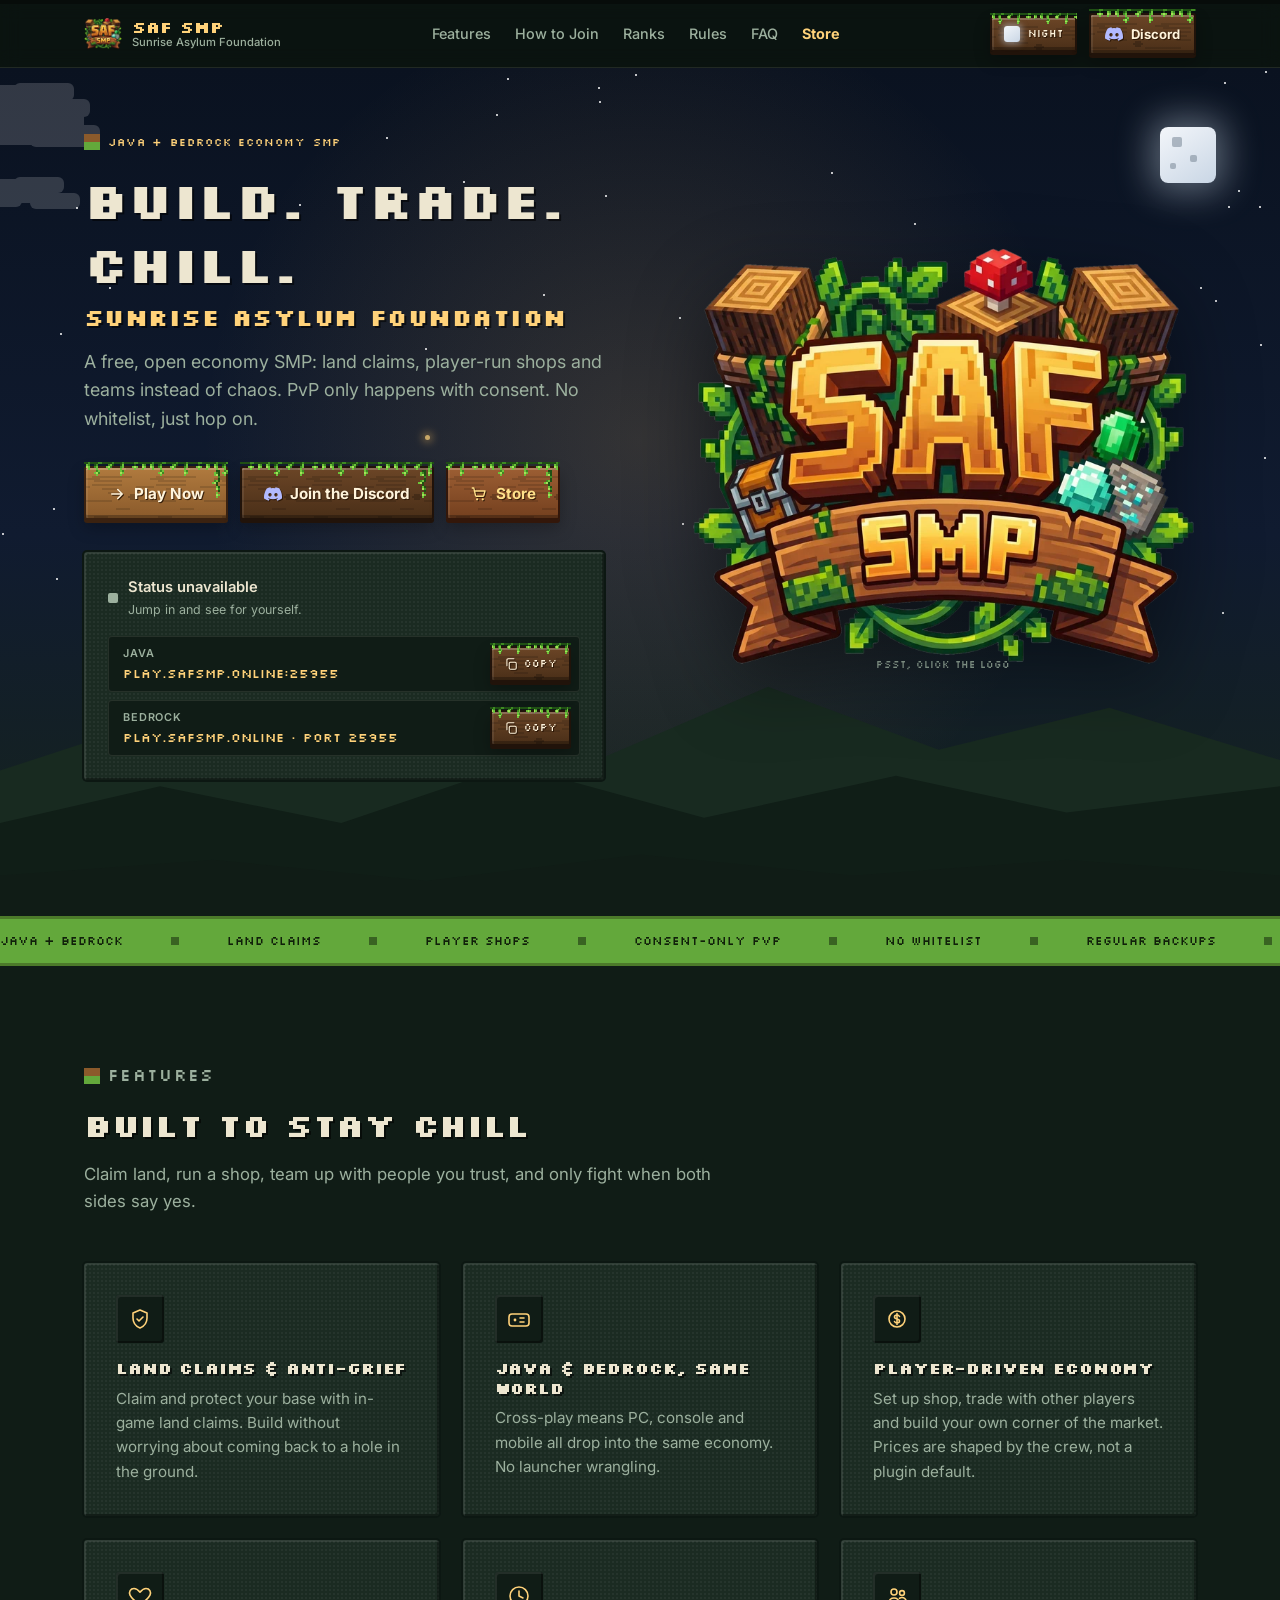
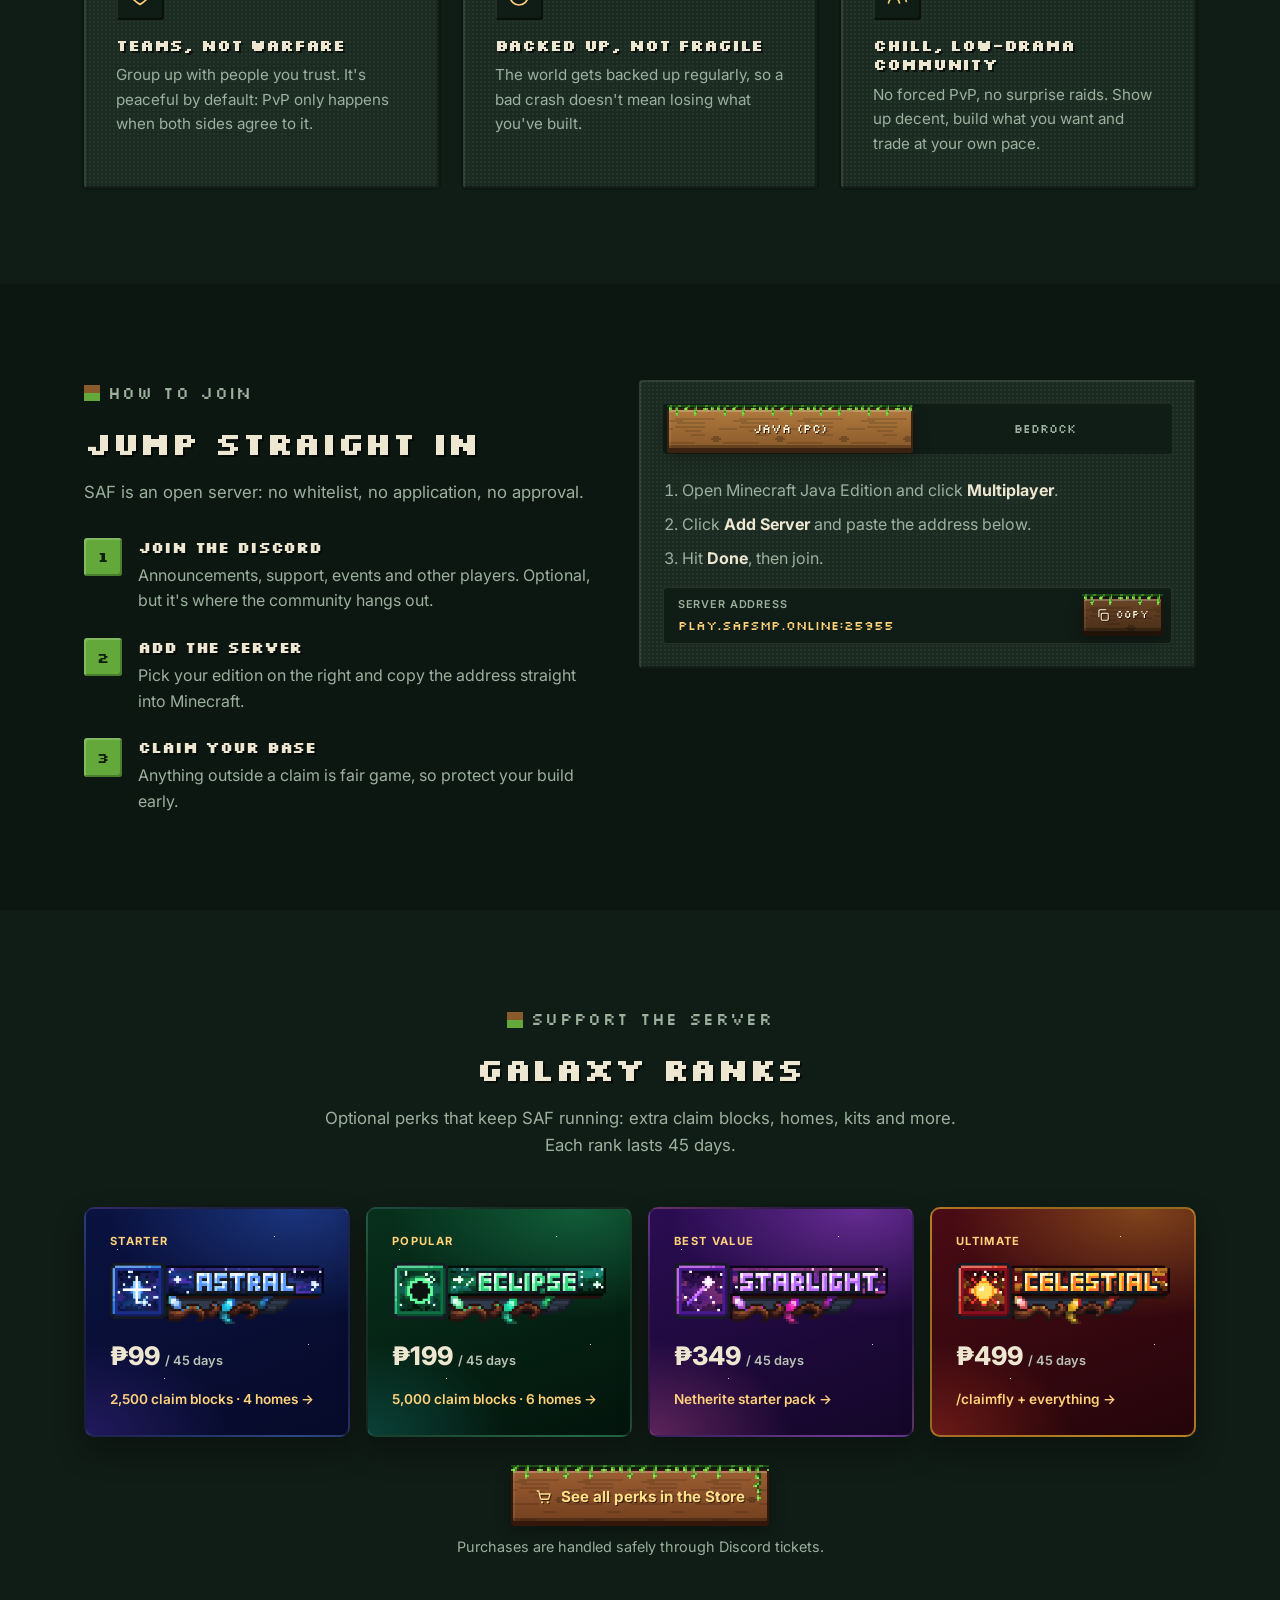
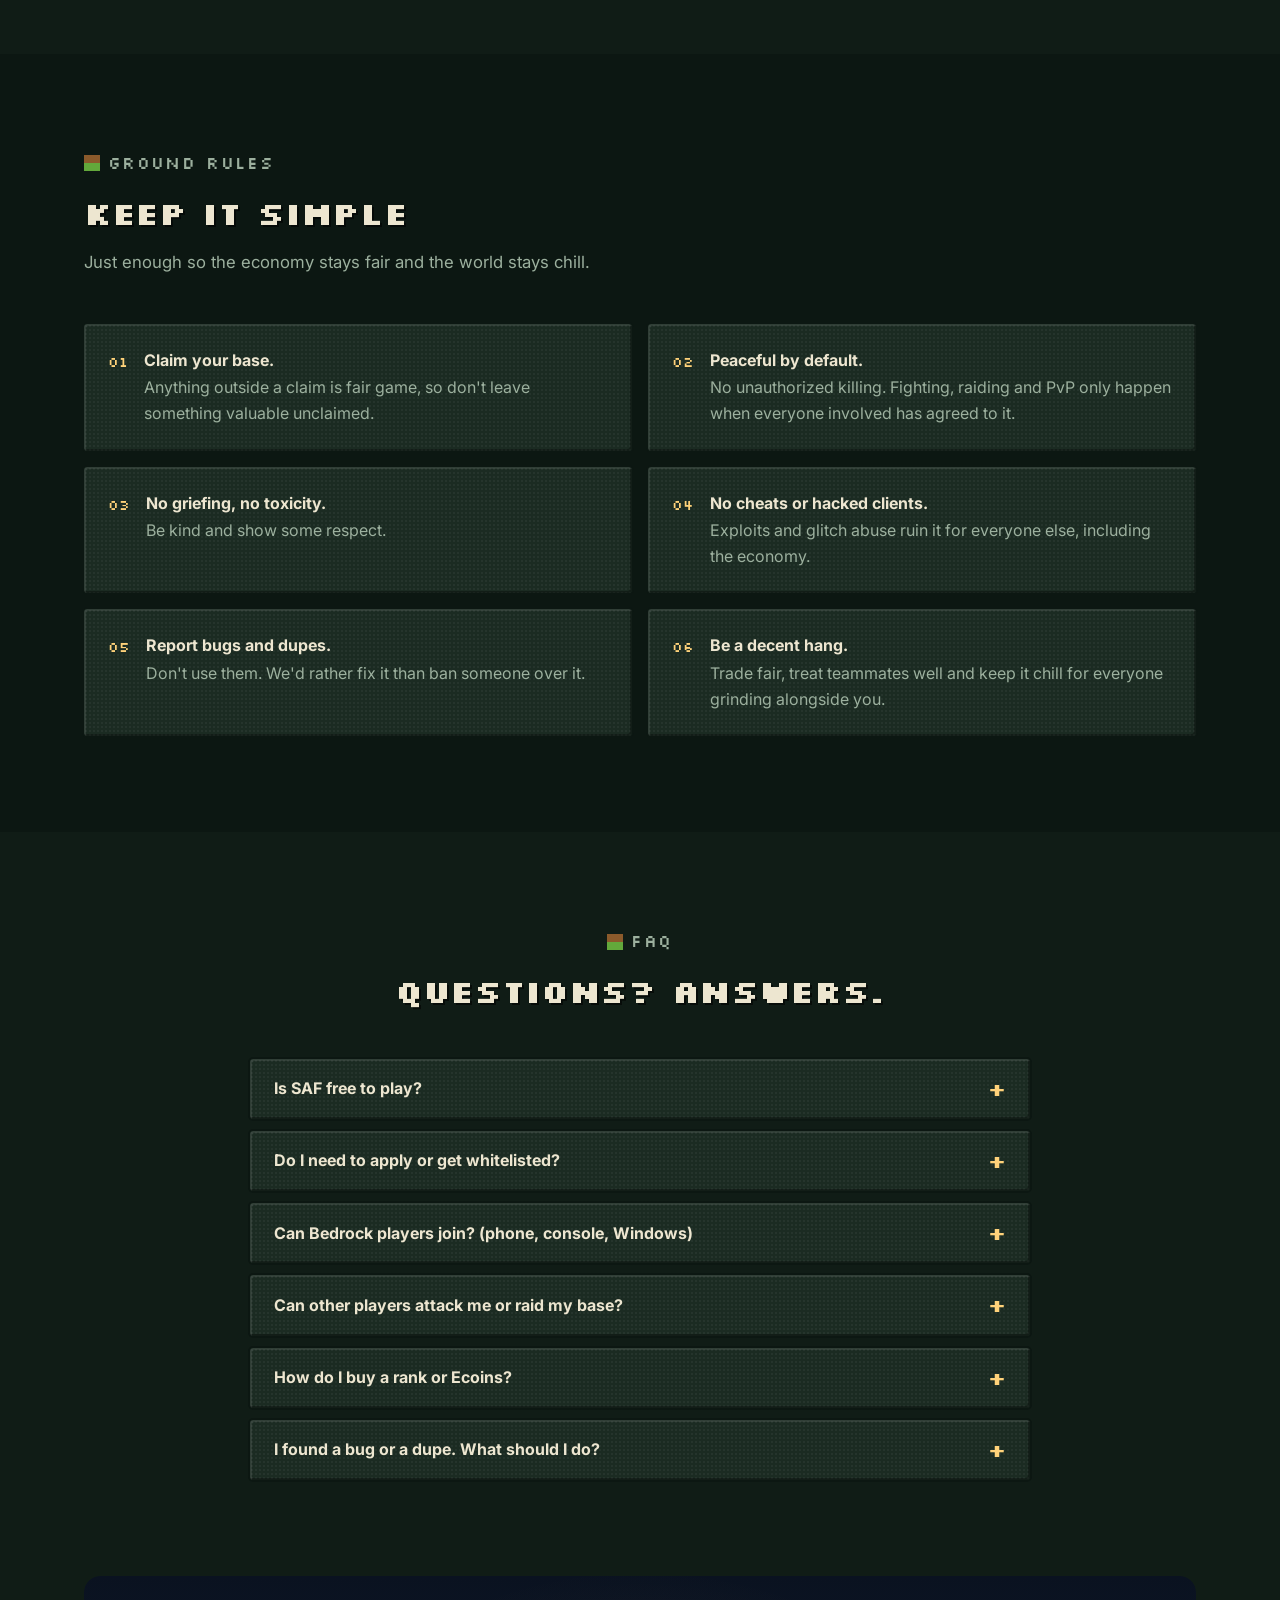
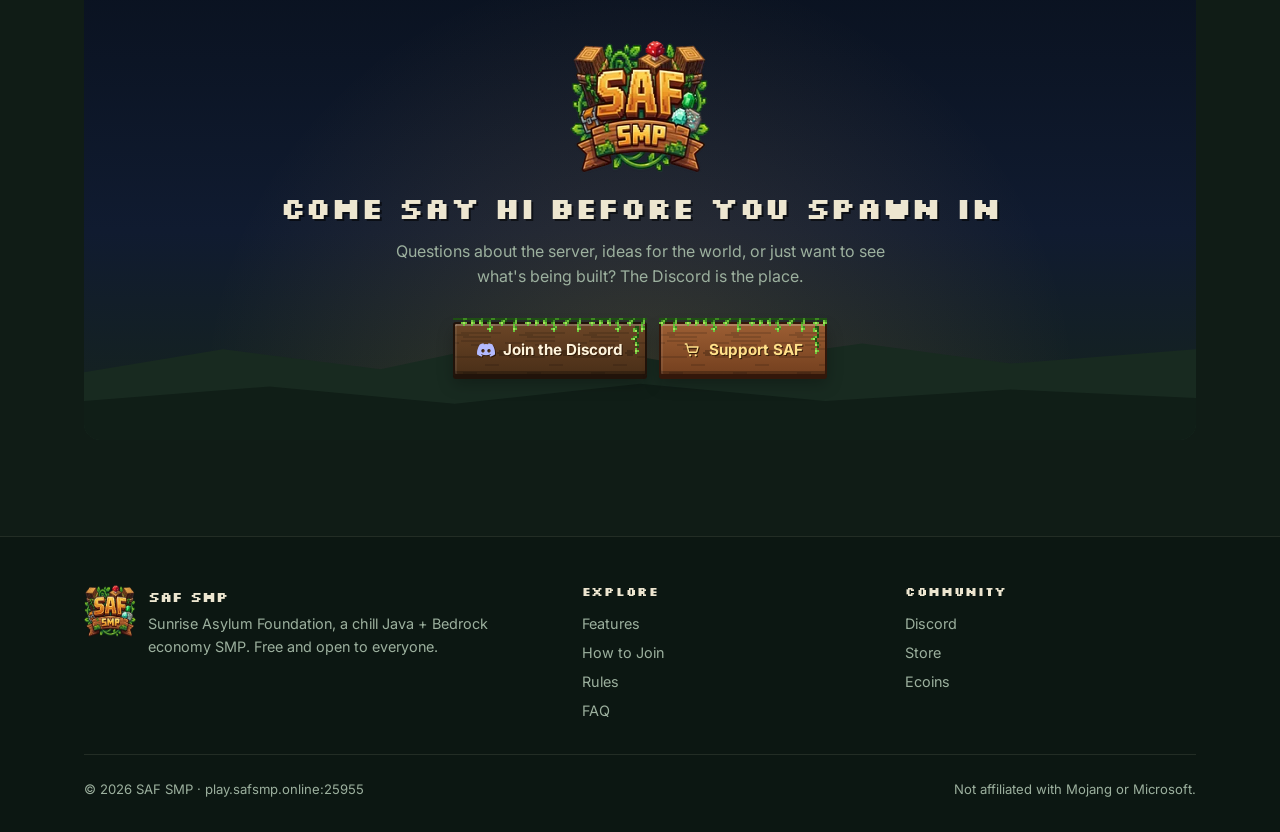
<file: index.html>
<!DOCTYPE html>
<html lang="en" data-theme="night" class="no-js">
<head>
<meta charset="UTF-8">
<script>try{if(sessionStorage.getItem("saf-doors"))document.documentElement.classList.add("is-arriving")}catch(e){}</script>
<meta name="viewport" content="width=device-width, initial-scale=1.0">
<title>SAF : SMP</title>
<meta name="description" content="SAF — Sunrise Asylum Foundation. A chill Java + Bedrock economy SMP with land claims, player shops and peaceful teams. Free and open to everyone.">
<meta property="og:title" content="SAF : SMP">
<meta property="og:description" content="A chill Java + Bedrock economy SMP. Land claims, peaceful teams, consent-based PvP. Open to everyone.">
<meta property="og:type" content="website">
<meta property="og:url" content="https://safsmp.online/">
<meta property="og:image" content="https://safsmp.online/assets/img/og.jpg">
<meta name="twitter:card" content="summary_large_image">
<meta name="theme-color" content="#0B1526" id="metaTheme">
<link rel="icon" type="image/png" href="/assets/img/favicon.png">
<link rel="apple-touch-icon" href="/assets/img/apple-touch-icon.png">
<link rel="preload" as="image" href="/assets/img/logo.webp" type="image/webp">
<link rel="preconnect" href="https://fonts.googleapis.com">
<link rel="preconnect" href="https://fonts.gstatic.com" crossorigin>
<link href="https://fonts.googleapis.com/css2?family=Silkscreen:wght@400;700&family=Inter:wght@400;500;600;700;800&display=swap" rel="stylesheet">
<link rel="stylesheet" href="/assets/site.css?v=20261010-1">
<style>
  /* ---------- Hero ---------- */
  .hero{ position:relative; overflow:hidden; padding:var(--space-8) 0 calc(var(--space-9) + 40px); min-height:calc(100vh - var(--header-h)); display:flex; align-items:center; }
  .hero__inner{ position:relative; z-index:2; display:grid; grid-template-columns:1.05fr .95fr; gap:var(--space-7); align-items:center; width:100%; }
  .hero__content h1{ font-size:clamp(1.9rem, 5vw, 3.2rem); margin-bottom:var(--space-4); }
  .hero__content h1 span{ display:block; font-size:.45em; color:var(--gold-bright); margin-top:var(--space-2); letter-spacing:.02em; }
  .hero__lede{ font-size:1.12rem; color:var(--color-text-muted); margin-bottom:var(--space-6); max-width:52ch; }
  .hero__ctas{ display:flex; flex-wrap:wrap; gap:var(--space-3); margin-bottom:var(--space-6); }
  .hero__art{ position:relative; display:flex; justify-content:center; }
  .hero__logo{ width:100%; max-width:520px; cursor:pointer; filter:drop-shadow(0 22px 40px rgba(0,0,0,.45)); -webkit-tap-highlight-color:transparent; }
  .hero__logo img{ width:100%; height:auto; user-select:none; -webkit-user-drag:none; }
  .hero__hint{ position:absolute; bottom:-6px; left:50%; transform:translateX(-50%); font-family:var(--font-pixel); font-size:.6rem; color:var(--color-text-muted); opacity:.75; white-space:nowrap; }

  .server-card{ padding:var(--space-5); max-width:520px; }
  .server-card__top{ display:flex; align-items:center; justify-content:space-between; gap:var(--space-3); margin-bottom:var(--space-4); flex-wrap:wrap; }
  .status{ display:flex; align-items:center; gap:10px; font-weight:600; font-size:.92rem; }
  .status small{ display:block; font-weight:400; font-size:.78rem; color:var(--color-text-muted); }
  .status .dot{ width:10px; height:10px; border-radius:2px; background:var(--color-text-muted); flex:0 0 auto; }
  .status.is-online .dot{ background:#7EFC20; box-shadow:0 0 0 0 rgba(126,252,32,.6); animation:ping 1.8s infinite; }
  .status.is-offline .dot{ background:var(--redstone); }
  @keyframes ping{ 0%{ box-shadow:0 0 0 0 rgba(126,252,32,.55); } 100%{ box-shadow:0 0 0 10px rgba(126,252,32,0); } }
  .players-pill{ font-family:var(--font-pixel); font-size:.7rem; padding:6px 10px; border-radius:var(--radius-sm); background:var(--color-bg); color:var(--gold-bright); }
  .server-card__addresses{ display:grid; gap:var(--space-2); }

  @media (max-width:900px){
    .hero{ min-height:0; padding-top:var(--space-6); }
    .hero__inner{ grid-template-columns:1fr; gap:var(--space-5); }
    .hero__art{ order:-1; }
    .hero__logo{ max-width:320px; }
    .hero__hint{ display:none; }
  }

  /* ---------- Marquee ---------- */
  .marquee{ background:var(--grass); color:#10200A; overflow:hidden; border-block:3px solid var(--grass-dark); position:relative; z-index:3; }
  .marquee__track{ display:flex; gap:var(--space-7); width:max-content; padding:12px 0; animation:marquee 32s linear infinite; }
  .marquee:hover .marquee__track{ animation-play-state:paused; }
  .marquee span{ font-family:var(--font-pixel); font-size:.78rem; white-space:nowrap; display:flex; align-items:center; gap:var(--space-7); }
  .marquee span::after{ content:""; width:8px; height:8px; background:#10200A; opacity:.5; }
  @keyframes marquee{ to{ transform:translateX(-50%); } }

  /* ---------- Features ---------- */
  .features-grid{ display:grid; grid-template-columns:repeat(3,1fr); gap:var(--space-5); }
  @media (max-width:900px){ .features-grid{ grid-template-columns:repeat(2,1fr); } }
  @media (max-width:600px){ .features-grid{ grid-template-columns:1fr; } }
  .feature-card{ padding:var(--space-6); }
  .feature-card__icon{
    width:48px; height:48px; border-radius:3px; background:var(--color-bg);
    display:flex; align-items:center; justify-content:center; margin-bottom:var(--space-4);
    color:var(--gold-bright); transition:transform .3s cubic-bezier(.3,1.6,.5,1), color .2s;
    box-shadow:inset 2px 2px 0 rgba(255,255,255,0.08), inset -2px -2px 0 rgba(0,0,0,0.4);
  }
  .feature-card:hover .feature-card__icon{ transform:rotate(-8deg) scale(1.12); color:#7EFC20; }
  .feature-card__icon svg{ width:24px; height:24px; }
  .feature-card h3{ font-size:.98rem; margin-bottom:var(--space-2); }
  .feature-card p{ color:var(--color-text-muted); font-size:.95rem; }

  /* ---------- Join ---------- */
  .join{ display:grid; grid-template-columns:1fr 1.1fr; gap:var(--space-7); align-items:start; }
  @media (max-width:900px){ .join{ grid-template-columns:1fr; } }
  .steps{ list-style:none; display:grid; gap:var(--space-5); counter-reset:step; }
  .step{ counter-increment:step; display:flex; gap:var(--space-4); align-items:flex-start; }
  .step__num{
    flex:0 0 auto; width:2.4rem; height:2.4rem; border-radius:3px;
    background:var(--grass); color:#10200A; font-family:var(--font-pixel); font-weight:700; font-size:.9rem;
    display:flex; align-items:center; justify-content:center;
    box-shadow:inset 2px 2px 0 rgba(255,255,255,0.2), inset -2px -2px 0 rgba(0,0,0,0.25);
  }
  .step__num::before{ content:counter(step); }
  .step h3{ font-size:.95rem; margin-bottom:6px; }
  .step p{ color:var(--color-text-muted); }

  .connect{ padding:var(--space-5); }
  .tabs{ display:flex; gap:var(--space-2); margin-bottom:var(--space-5); background:var(--color-bg); padding:4px; border-radius:var(--radius-sm); }
  .tab{ flex:1; padding:10px 12px; border-radius:3px; font-family:var(--font-pixel); font-size:.72rem; color:var(--color-text-muted); transition:background .2s var(--ease), color .2s var(--ease); }
  .tab:hover{ color:var(--color-text); }
  .tab{ border:2px solid transparent; }
  .tabpanel ol{ padding-left:1.2em; display:grid; gap:var(--space-2); color:var(--color-text-muted); margin-bottom:var(--space-4); }
  .tabpanel ol strong{ color:var(--color-text); }
  .tabpanel .address + .address{ margin-top:var(--space-2); }
  .tabpanel:not([hidden]){ animation:panel-in .3s var(--ease); }
  @keyframes panel-in{ from{ opacity:0; transform:translateY(6px); } to{ opacity:1; transform:none; } }

  /* ---------- Ranks preview ---------- */
  .ranks{ display:grid; grid-template-columns:repeat(4,1fr); gap:var(--space-4); margin-bottom:var(--space-6); }
  @media (max-width:960px){ .ranks{ grid-template-columns:repeat(2,1fr); } }
  @media (max-width:600px){ .ranks{ grid-template-columns:1fr; } }
  .rank{
    position:relative; display:flex; flex-direction:column; gap:var(--space-3); padding:var(--space-5);
    border-radius:var(--radius-md); text-decoration:none; color:#EDE6D0; overflow:hidden;
    border:2px solid rgba(255,255,255,.08); box-shadow:0 14px 30px rgba(0,0,0,.3);
    transition:transform .2s var(--ease), border-color .2s var(--ease);
  }
  .rank:hover{ border-color:rgba(255,210,122,.6); }
  .rank::before{ content:""; position:absolute; inset:0; pointer-events:none; opacity:.8;
    background-image:radial-gradient(1.5px 1.5px at 12% 18%,#fff 50%,transparent 51%),radial-gradient(1px 1px at 72% 12%,#fff 50%,transparent 51%),radial-gradient(1.5px 1.5px at 85% 60%,#fff 50%,transparent 51%),radial-gradient(1px 1px at 30% 75%,#fff 50%,transparent 51%); }
  .rank > *{ position:relative; }
  .rank__tag{ font-size:.7rem; font-weight:700; letter-spacing:.12em; text-transform:uppercase; color:#FFD27A; }
  /* Badge files are pre-enlarged 8x so they stay sharp at any size / screen scaling */
  .rank img{ width:100%; max-width:216px; height:auto; }
  @media (max-width:600px){ .rank img{ max-width:260px; } }
  .rank__price{ font-size:1.6rem; font-weight:800; }
  .rank__price small{ font-size:.8rem; color:#B9C4B5; font-weight:600; }
  .rank__more{ font-size:.85rem; color:#FFD27A; font-weight:600; margin-top:auto; }
  .astral{ background:radial-gradient(120% 80% at 80% 0%,#3f7dff55,transparent 60%),radial-gradient(90% 70% at 0% 100%,#6a3bd644,transparent 60%),linear-gradient(160deg,#0a1240,#070b2a); }
  .eclipse{ background:radial-gradient(120% 80% at 80% 0%,#28c27a55,transparent 60%),radial-gradient(90% 70% at 0% 100%,#1ea3a044,transparent 60%),linear-gradient(160deg,#07301c,#03140c); }
  .starlight{ background:radial-gradient(120% 80% at 80% 0%,#c45cff66,transparent 60%),radial-gradient(90% 70% at 0% 100%,#e05aa855,transparent 60%),linear-gradient(160deg,#2a0d52,#140628); }
  .celestial-rank{ background:radial-gradient(120% 80% at 80% 0%,#ffb72e55,transparent 60%),radial-gradient(90% 70% at 0% 100%,#e0402a55,transparent 60%),linear-gradient(160deg,#4a0b14,#24050a); border-color:#f2c23088; }
  .ranks-cta{ text-align:center; }
  .ranks-cta p{ color:var(--color-text-muted); font-size:.9rem; margin-top:var(--space-3); }

  /* ---------- Rules ---------- */
  .rules-list{ list-style:none; display:grid; grid-template-columns:repeat(2,1fr); gap:var(--space-4); }
  @media (max-width:760px){ .rules-list{ grid-template-columns:1fr; } }
  .rule{ display:flex; gap:var(--space-4); align-items:flex-start; padding:var(--space-5); }
  .rule__mark{ color:var(--gold-bright); font-family:var(--font-pixel); flex:0 0 auto; font-size:.9rem; padding-top:2px; }
  .rule p{ color:var(--color-text-muted); }
  .rule strong{ color:var(--color-text); display:block; margin-bottom:2px; }

  /* ---------- FAQ ---------- */
  .faq{ max-width:780px; margin:0 auto; display:grid; gap:var(--space-3); }
  .faq details{ padding:0; overflow:hidden; }
  .faq summary{ list-style:none; cursor:pointer; padding:var(--space-4) var(--space-5); font-weight:700; display:flex; justify-content:space-between; align-items:center; gap:var(--space-4); }
  .faq summary::-webkit-details-marker{ display:none; }
  .faq summary::after{ content:"+"; font-family:var(--font-pixel); color:var(--gold-bright); font-size:1.1rem; transition:transform .25s var(--ease); flex:0 0 auto; }
  .faq details[open] summary::after{ transform:rotate(45deg); }
  .faq summary:hover{ color:var(--gold-bright); }
  .faq details p{ padding:0 var(--space-5) var(--space-5); color:var(--color-text-muted); }
  .faq details[open] p{ animation:panel-in .3s var(--ease); }

  /* ---------- Bottom CTA ---------- */
  .cta-band .sky{ border-radius:inherit; }
  .cta-band > *:not(.sky){ position:relative; z-index:2; }
  .cta-band img{ width:140px; margin:0 auto var(--space-4); }
</style>
</head>
<body>
<a class="skip-link" href="#main">Skip to content</a>
<div class="xp-bar" aria-hidden="true"><div class="xp-bar__fill"></div></div>

<svg style="position:absolute;width:0;height:0" aria-hidden="true">
  <symbol id="icon-cart" viewBox="0 0 24 24"><path d="M3 4h2l2.4 10.2a1 1 0 0 0 1 .8h8.9a1 1 0 0 0 1-.8L20 8H6.2" fill="none" stroke="currentColor" stroke-width="1.8" stroke-linecap="round" stroke-linejoin="round"/><circle cx="9.5" cy="19" r="1.5" fill="currentColor"/><circle cx="17" cy="19" r="1.5" fill="currentColor"/></symbol>
  <symbol id="icon-discord" viewBox="0 0 24 24"><path fill="currentColor" d="M20.3 4.4A19.6 19.6 0 0 0 15.4 3l-.6 1.3a18.2 18.2 0 0 0-5.6 0L8.6 3a19.5 19.5 0 0 0-4.9 1.5C.6 9.1-.3 13.6.1 18.1a19.7 19.7 0 0 0 6 3l1.3-2.1a12.8 12.8 0 0 1-2-1l.5-.4a14 14 0 0 0 12.2 0l.5.4a12.8 12.8 0 0 1-2 1l1.3 2.1a19.6 19.6 0 0 0 6-3c.5-5.2-.8-9.7-3.6-13.7ZM8 15.3c-1.2 0-2.2-1.1-2.2-2.4S6.8 10.5 8 10.5s2.2 1.1 2.2 2.4-1 2.4-2.2 2.4Zm8 0c-1.2 0-2.2-1.1-2.2-2.4s1-2.4 2.2-2.4 2.2 1.1 2.2 2.4-1 2.4-2.2 2.4Z"/></symbol>
  <symbol id="icon-copy" viewBox="0 0 24 24"><g fill="none" stroke="currentColor" stroke-width="1.8" stroke-linecap="round" stroke-linejoin="round"><rect x="9" y="9" width="12" height="12" rx="2"/><path d="M5 15V5a2 2 0 0 1 2-2h10"/></g></symbol>
  <symbol id="icon-up" viewBox="0 0 24 24"><path d="M12 19V5M5 12l7-7 7 7" fill="none" stroke="currentColor" stroke-width="2.4" stroke-linecap="square"/></symbol>
</svg>

<header class="site-header">
  <div class="container nav">
    <a class="nav__brand" href="/" aria-label="SAF SMP home">
      <img src="/assets/img/logo-sm.webp" width="38" height="32" alt="">
      <span class="nav__brand-word">SAF SMP<span class="nav__brand-sub">Sunrise Asylum Foundation</span></span>
    </a>
    <ul class="nav__links">
      <li><a href="#features">Features</a></li>
      <li><a href="#join">How to Join</a></li>
      <li><a href="#ranks">Ranks</a></li>
      <li><a href="#rules">Rules</a></li>
      <li><a href="#faq">FAQ</a></li>
      <li><a href="/store" class="nav__store">Store</a></li>
    </ul>
    <div class="nav__cta">
      <button class="daynight-toggle" id="daynightToggle" aria-pressed="false" aria-label="Toggle day and night mode">
        <span class="daynight-toggle__icon"><span class="mini-sun"></span><span class="mini-moon"></span></span>
        <span data-theme-label>Night</span>
      </button>
      <a class="btn btn--discord btn--sm" href="https://discord.gg/DzztgFdqKV" target="_blank" rel="noopener noreferrer">
        <svg aria-hidden="true"><use href="#icon-discord"/></svg>Discord
      </a>
      <button class="nav__toggle" id="navToggle" aria-label="Open menu" aria-expanded="false" aria-controls="navMobile">
        <svg viewBox="0 0 24 24" fill="none" stroke="currentColor" stroke-width="1.8" stroke-linecap="round"><path d="M4 7h16M4 12h16M4 17h16"/></svg>
      </button>
    </div>
  </div>
  <nav class="nav__mobile" id="navMobile" aria-label="Mobile">
    <ul>
      <li><a href="#features">Features</a></li>
      <li><a href="#join">How to Join</a></li>
      <li><a href="#ranks">Ranks</a></li>
      <li><a href="#rules">Rules</a></li>
      <li><a href="#faq">FAQ</a></li>
    </ul>
    <a class="btn btn--store" href="/store"><svg aria-hidden="true"><use href="#icon-cart"/></svg>Visit the Store</a>
    <a class="btn btn--discord" href="https://discord.gg/DzztgFdqKV" target="_blank" rel="noopener noreferrer"><svg aria-hidden="true"><use href="#icon-discord"/></svg>Join the Discord</a>
  </nav>
</header>

<main id="main">
  <!-- ======================= HERO ======================= -->
  <section class="hero" id="top">
    <div class="sky" aria-hidden="true">
      <div class="sky__glow"></div>
      <div class="stars"></div>
      <div class="clouds"><div class="cloud cloud--1"></div><div class="cloud cloud--2"></div><div class="cloud cloud--3"></div></div>
      <div class="celestial">
        <div class="sun"></div>
        <div class="moon"><span class="crater crater--1"></span><span class="crater crater--2"></span><span class="crater crater--3"></span></div>
      </div>
      <svg class="sky__hills" viewBox="0 0 1200 340" preserveAspectRatio="none">
        <path d="M0 200 L120 160 L260 200 L400 130 L560 190 L720 120 L880 180 L1040 140 L1200 190 L1200 340 L0 340 Z" fill="var(--hill-1)"/>
        <path d="M0 250 L150 215 L320 250 L480 195 L660 245 L840 205 L1000 240 L1200 215 L1200 340 L0 340 Z" fill="var(--hill-2)"/>
        <path d="M0 300 L200 285 L400 305 L600 280 L800 300 L1000 285 L1200 300 L1200 340 L0 340 Z" fill="var(--color-bg)"/>
      </svg>
    </div>

    <div class="container hero__inner">
      <div class="hero__content">
        <p class="eyebrow">Java + Bedrock economy SMP</p>
        <h1>Build. Trade. Chill.<span>Sunrise Asylum Foundation</span></h1>
        <p class="hero__lede">A free, open economy SMP: land claims, player-run shops and teams instead of chaos. PvP only happens with consent. No whitelist, just hop on.</p>
        <div class="hero__ctas">
          <a class="btn btn--primary" href="#join">
            <svg viewBox="0 0 24 24" fill="none" stroke="currentColor" stroke-width="2" stroke-linecap="round" stroke-linejoin="round" aria-hidden="true"><path d="M5 12h14M13 6l6 6-6 6"/></svg>
            Play Now
          </a>
          <a class="btn btn--discord" href="https://discord.gg/DzztgFdqKV" target="_blank" rel="noopener noreferrer"><svg aria-hidden="true"><use href="#icon-discord"/></svg>Join the Discord</a>
          <a class="btn btn--store" href="/store"><svg aria-hidden="true"><use href="#icon-cart"/></svg>Store</a>
        </div>

        <div class="server-card gui-panel">
          <div class="server-card__top">
            <div class="status is-unknown" data-status aria-live="polite">
              <span class="dot"></span>
              <span><span data-status-text>Checking server status…</span><small data-status-detail></small></span>
            </div>
            <span class="players-pill" title="Players online" hidden><span data-players></span> online</span>
          </div>
          <div class="server-card__addresses">
            <div class="address">
              <span><span class="address__label">Java</span><span class="address__value" data-fill="java-address">play.safsmp.online</span></span>
              <button type="button" class="copy-btn" data-copy-key="java" data-copy="play.safsmp.online:25955" aria-label="Copy Java address"><svg aria-hidden="true"><use href="#icon-copy"/></svg>Copy<span class="copy-btn__tip">Copied!</span></button>
            </div>
            <div class="address">
              <span><span class="address__label">Bedrock</span><span class="address__value"><span data-fill="bedrock-address">play.safsmp.online</span> · Port <span data-fill="bedrock-port">25955</span></span></span>
              <button type="button" class="copy-btn" data-copy-key="bedrock" data-copy="play.safsmp.online:25955" aria-label="Copy Bedrock address"><svg aria-hidden="true"><use href="#icon-copy"/></svg>Copy<span class="copy-btn__tip">Copied!</span></button>
            </div>
          </div>
        </div>
      </div>

      <div class="hero__art">
        <button type="button" class="hero__logo logo-bob" data-logo aria-label="SAF SMP logo, click me">
          <picture>
            <source srcset="/assets/img/logo.webp" type="image/webp">
            <img src="/assets/img/logo.png" width="720" height="598" alt="SAF SMP logo">
          </picture>
        </button>
        <span class="hero__hint" aria-hidden="true">psst, click the logo</span>
      </div>
    </div>
  </section>

  <div class="marquee" aria-hidden="true">
    <div class="marquee__track">
      <span>Java + Bedrock</span><span>Land Claims</span><span>Player Shops</span><span>Consent-Only PvP</span><span>No Whitelist</span><span>Regular Backups</span><span>Chill Community</span>
      <span>Java + Bedrock</span><span>Land Claims</span><span>Player Shops</span><span>Consent-Only PvP</span><span>No Whitelist</span><span>Regular Backups</span><span>Chill Community</span>
    </div>
  </div>

  <!-- ======================= FEATURES ======================= -->
  <section class="section" id="features">
    <div class="container">
      <div class="section__head reveal">
        <p class="eyebrow">Features</p>
        <h2>Built to stay chill</h2>
        <p>Claim land, run a shop, team up with people you trust, and only fight when both sides say yes.</p>
      </div>
      <div class="features-grid">
        <div class="feature-card gui-panel gui-panel--hover reveal">
          <div class="feature-card__icon"><svg viewBox="0 0 24 24" fill="none" stroke="currentColor" stroke-width="1.6" stroke-linecap="round" stroke-linejoin="round"><path d="M12 3l7 3v5c0 5-3.5 8.5-7 10-3.5-1.5-7-5-7-10V6l7-3z"/><path d="M9 12l2 2 4-4"/></svg></div>
          <h3>Land Claims &amp; Anti-Grief</h3>
          <p>Claim and protect your base with in-game land claims. Build without worrying about coming back to a hole in the ground.</p>
        </div>
        <div class="feature-card gui-panel gui-panel--hover reveal">
          <div class="feature-card__icon"><svg viewBox="0 0 24 24" fill="none" stroke="currentColor" stroke-width="1.6" stroke-linecap="round" stroke-linejoin="round"><rect x="2" y="7" width="20" height="12" rx="3"/><circle cx="8" cy="13" r="1.4" fill="currentColor" stroke="none"/><path d="M13 11h4M13 15h4"/></svg></div>
          <h3>Java &amp; Bedrock, Same World</h3>
          <p>Cross-play means PC, console and mobile all drop into the same economy. No launcher wrangling.</p>
        </div>
        <div class="feature-card gui-panel gui-panel--hover reveal">
          <div class="feature-card__icon"><svg viewBox="0 0 24 24" fill="none" stroke="currentColor" stroke-width="1.6" stroke-linecap="round" stroke-linejoin="round"><circle cx="12" cy="12" r="8"/><path d="M14.5 9.5c-.5-1-1.5-1.5-2.5-1.5-1.4 0-2.5.8-2.5 2s1.1 1.7 2.5 2 2.5.8 2.5 2-1.1 2-2.5 2c-1 0-2-.5-2.5-1.5M12 6.5v11"/></svg></div>
          <h3>Player-Driven Economy</h3>
          <p>Set up shop, trade with other players and build your own corner of the market. Prices are shaped by the crew, not a plugin default.</p>
        </div>
        <div class="feature-card gui-panel gui-panel--hover reveal">
          <div class="feature-card__icon"><svg viewBox="0 0 24 24" fill="none" stroke="currentColor" stroke-width="1.6" stroke-linecap="round" stroke-linejoin="round"><path d="M12 20.5s-7.5-4.6-10-9.3C.6 7.8 2.4 4.5 6 4.5c2.2 0 3.9 1.2 6 3.6 2.1-2.4 3.8-3.6 6-3.6 3.6 0 5.4 3.3 4 6.7-2.5 4.7-10 9.3-10 9.3z"/></svg></div>
          <h3>Teams, Not Warfare</h3>
          <p>Group up with people you trust. It's peaceful by default: PvP only happens when both sides agree to it.</p>
        </div>
        <div class="feature-card gui-panel gui-panel--hover reveal">
          <div class="feature-card__icon"><svg viewBox="0 0 24 24" fill="none" stroke="currentColor" stroke-width="1.6" stroke-linecap="round" stroke-linejoin="round"><circle cx="12" cy="12" r="9"/><path d="M12 7v5l4 2"/></svg></div>
          <h3>Backed Up, Not Fragile</h3>
          <p>The world gets backed up regularly, so a bad crash doesn't mean losing what you've built.</p>
        </div>
        <div class="feature-card gui-panel gui-panel--hover reveal">
          <div class="feature-card__icon"><svg viewBox="0 0 24 24" fill="none" stroke="currentColor" stroke-width="1.6" stroke-linecap="round" stroke-linejoin="round"><circle cx="9" cy="8" r="3"/><circle cx="17" cy="9" r="2.4"/><path d="M3.5 19c.6-3 2.8-5 5.5-5s4.9 2 5.5 5M14.5 14.3c.8-.5 1.6-.8 2.5-.8 2.2 0 3.8 1.6 4.3 4"/></svg></div>
          <h3>Chill, Low-Drama Community</h3>
          <p>No forced PvP, no surprise raids. Show up decent, build what you want and trade at your own pace.</p>
        </div>
      </div>
    </div>
  </section>

  <!-- ======================= JOIN ======================= -->
  <section class="section section--alt" id="join">
    <div class="container join">
      <div class="reveal">
        <div class="section__head" style="margin-bottom:var(--space-6)">
          <p class="eyebrow">How to Join</p>
          <h2>Jump straight in</h2>
          <p>SAF is an open server: no whitelist, no application, no approval.</p>
        </div>
        <ol class="steps">
          <li class="step"><span class="step__num"></span><div><h3>Join the Discord</h3><p>Announcements, support, events and other players. Optional, but it's where the community hangs out.</p></div></li>
          <li class="step"><span class="step__num"></span><div><h3>Add the server</h3><p>Pick your edition on the right and copy the address straight into Minecraft.</p></div></li>
          <li class="step"><span class="step__num"></span><div><h3>Claim your base</h3><p>Anything outside a claim is fair game, so protect your build early.</p></div></li>
        </ol>
      </div>

      <div class="connect gui-panel reveal" data-tabs>
        <div class="tabs" role="tablist" aria-label="Choose your edition">
          <button class="tab" role="tab" id="tab-java" aria-selected="true" aria-controls="panel-java">Java (PC)</button>
          <button class="tab" role="tab" id="tab-bedrock" aria-selected="false" aria-controls="panel-bedrock" tabindex="-1">Bedrock</button>
        </div>
        <div class="tabpanel" id="panel-java" role="tabpanel" aria-labelledby="tab-java">
          <ol>
            <li>Open Minecraft Java Edition and click <strong>Multiplayer</strong>.</li>
            <li>Click <strong>Add Server</strong> and paste the address below.</li>
            <li>Hit <strong>Done</strong>, then join.</li>
          </ol>
          <div class="address">
            <span><span class="address__label">Server Address</span><span class="address__value" data-fill="java-address">play.safsmp.online:25955</span></span>
            <button type="button" class="copy-btn" data-copy-key="java" data-copy="play.safsmp.online:25955" aria-label="Copy Java address"><svg aria-hidden="true"><use href="#icon-copy"/></svg>Copy<span class="copy-btn__tip">Copied!</span></button>
          </div>
        </div>
        <div class="tabpanel" id="panel-bedrock" role="tabpanel" aria-labelledby="tab-bedrock" hidden>
          <ol>
            <li>Open Minecraft (phone, console or Windows) and go to <strong>Play → Servers</strong>.</li>
            <li>Scroll down and tap <strong>Add Server</strong>.</li>
            <li>Enter the address and port below, save, then join.</li>
          </ol>
          <div class="address">
            <span><span class="address__label">Server Address</span><span class="address__value" data-fill="bedrock-address">play.safsmp.online</span></span>
            <button type="button" class="copy-btn" data-copy="play.safsmp.online" data-fill-copy="bedrock-address" aria-label="Copy Bedrock address"><svg aria-hidden="true"><use href="#icon-copy"/></svg>Copy<span class="copy-btn__tip">Copied!</span></button>
          </div>
          <div class="address">
            <span><span class="address__label">Port</span><span class="address__value" data-fill="bedrock-port">25955</span></span>
            <button type="button" class="copy-btn" data-copy="25955" data-fill-copy="bedrock-port" aria-label="Copy Bedrock port"><svg aria-hidden="true"><use href="#icon-copy"/></svg>Copy<span class="copy-btn__tip">Copied!</span></button>
          </div>
        </div>
      </div>
    </div>
  </section>

  <!-- ======================= RANKS PREVIEW ======================= -->
  <section class="section" id="ranks">
    <div class="container">
      <div class="section__head section__head--center reveal">
        <p class="eyebrow">Support the server</p>
        <h2>Galaxy Ranks</h2>
        <p>Optional perks that keep SAF running: extra claim blocks, homes, kits and more. Each rank lasts 45 days.</p>
      </div>
      <div class="ranks">
        <a class="rank astral reveal" href="/store#ranks" data-tilt data-burst="diamond">
          <span class="rank__tag">Starter</span>
          <img src="/assets/img/rank-astral-8x.png" width="672" height="192" alt="Astral">
          <span class="rank__price">&#8369;99 <small>/ 45 days</small></span>
          <span class="rank__more">2,500 claim blocks · 4 homes →</span>
        </a>
        <a class="rank eclipse reveal" href="/store#ranks" data-tilt data-burst="grass">
          <span class="rank__tag">Popular</span>
          <img src="/assets/img/rank-eclipse-8x.png" width="672" height="192" alt="Eclipse">
          <span class="rank__price">&#8369;199 <small>/ 45 days</small></span>
          <span class="rank__more">5,000 claim blocks · 6 homes →</span>
        </a>
        <a class="rank starlight reveal" href="/store#ranks" data-tilt data-burst="discord">
          <span class="rank__tag">Best value</span>
          <img src="/assets/img/rank-starlight-8x.png" width="672" height="192" alt="Starlight">
          <span class="rank__price">&#8369;349 <small>/ 45 days</small></span>
          <span class="rank__more">Netherite starter pack →</span>
        </a>
        <a class="rank celestial-rank reveal" href="/store#ranks" data-tilt data-burst="gold">
          <span class="rank__tag">Ultimate</span>
          <img src="/assets/img/rank-celestial-8x.png" width="672" height="192" alt="Celestial">
          <span class="rank__price">&#8369;499 <small>/ 45 days</small></span>
          <span class="rank__more">/claimfly + everything →</span>
        </a>
      </div>
      <div class="ranks-cta reveal">
        <a class="btn btn--store" href="/store"><svg aria-hidden="true"><use href="#icon-cart"/></svg>See all perks in the Store</a>
        <p>Purchases are handled safely through Discord tickets.</p>
      </div>
    </div>
  </section>

  <!-- ======================= RULES ======================= -->
  <section class="section section--alt" id="rules">
    <div class="container">
      <div class="section__head reveal">
        <p class="eyebrow">Ground Rules</p>
        <h2>Keep it simple</h2>
        <p>Just enough so the economy stays fair and the world stays chill.</p>
      </div>
      <ul class="rules-list">
        <li class="rule gui-panel reveal"><span class="rule__mark">01</span><p><strong>Claim your base.</strong> Anything outside a claim is fair game, so don't leave something valuable unclaimed.</p></li>
        <li class="rule gui-panel reveal"><span class="rule__mark">02</span><p><strong>Peaceful by default.</strong> No unauthorized killing. Fighting, raiding and PvP only happen when everyone involved has agreed to it.</p></li>
        <li class="rule gui-panel reveal"><span class="rule__mark">03</span><p><strong>No griefing, no toxicity.</strong> Be kind and show some respect.</p></li>
        <li class="rule gui-panel reveal"><span class="rule__mark">04</span><p><strong>No cheats or hacked clients.</strong> Exploits and glitch abuse ruin it for everyone else, including the economy.</p></li>
        <li class="rule gui-panel reveal"><span class="rule__mark">05</span><p><strong>Report bugs and dupes.</strong> Don't use them. We'd rather fix it than ban someone over it.</p></li>
        <li class="rule gui-panel reveal"><span class="rule__mark">06</span><p><strong>Be a decent hang.</strong> Trade fair, treat teammates well and keep it chill for everyone grinding alongside you.</p></li>
      </ul>
    </div>
  </section>

  <!-- ======================= FAQ ======================= -->
  <section class="section" id="faq">
    <div class="container">
      <div class="section__head section__head--center reveal">
        <p class="eyebrow">FAQ</p>
        <h2>Questions? Answers.</h2>
      </div>
      <div class="faq">
        <details class="gui-panel reveal"><summary>Is SAF free to play?</summary><p>Yes. The server is free and open to everyone. Ranks in the store are optional perks that help keep the server running.</p></details>
        <details class="gui-panel reveal"><summary>Do I need to apply or get whitelisted?</summary><p>No. There's no whitelist and no application. Add the server and join.</p></details>
        <details class="gui-panel reveal"><summary>Can Bedrock players join? (phone, console, Windows)</summary><p>Yes. Java and Bedrock players share the same world. On Bedrock, use the address <strong><span data-fill="bedrock-address">play.safsmp.online</span></strong> with port <strong><span data-fill="bedrock-port">25955</span></strong>.</p></details>
        <details class="gui-panel reveal"><summary>Can other players attack me or raid my base?</summary><p>PvP only happens when both sides agree to it. Claimed land is protected, but anything outside a claim is fair game, so claim your base early.</p></details>
        <details class="gui-panel reveal"><summary>How do I buy a rank or Ecoins?</summary><p>Join the Discord and open a support ticket. Staff will send payment details and give you your purchase in-game. See the <a href="/store#how">store</a> for the full steps.</p></details>
        <details class="gui-panel reveal"><summary>I found a bug or a dupe. What should I do?</summary><p>Report it in the Discord instead of using it. We'd rather fix it than ban someone over it.</p></details>
      </div>
    </div>
  </section>

  <!-- ======================= CTA ======================= -->
  <section class="section" id="community" style="padding-top:0">
    <div class="container">
      <div class="cta-band reveal">
        <div class="sky" aria-hidden="true">
          <div class="sky__glow"></div>
          <div class="stars"></div>
          <svg class="sky__hills" viewBox="0 0 1200 340" preserveAspectRatio="none">
            <path d="M0 220 L150 180 L320 215 L480 160 L660 210 L840 170 L1000 205 L1200 180 L1200 340 L0 340 Z" fill="var(--hill-1)"/>
            <path d="M0 270 L200 245 L400 275 L600 240 L800 270 L1000 250 L1200 265 L1200 340 L0 340 Z" fill="var(--hill-2)"/>
          </svg>
        </div>
        <img src="/assets/img/logo-sm.webp" width="160" height="133" alt="" data-burst="gold" style="cursor:pointer">
        <h2>Come say hi before you spawn in</h2>
        <p>Questions about the server, ideas for the world, or just want to see what's being built? The Discord is the place.</p>
        <div class="cta-band__btns">
          <a class="btn btn--discord" href="https://discord.gg/DzztgFdqKV" target="_blank" rel="noopener noreferrer"><svg aria-hidden="true"><use href="#icon-discord"/></svg>Join the Discord</a>
          <a class="btn btn--store" href="/store"><svg aria-hidden="true"><use href="#icon-cart"/></svg>Support SAF</a>
        </div>
      </div>
    </div>
  </section>
</main>

<footer class="site-footer">
  <div class="container">
    <div class="footer__grid">
      <div class="footer__brand">
        <img src="/assets/img/logo-sm.webp" width="52" height="43" alt="">
        <div><strong>SAF SMP</strong>Sunrise Asylum Foundation, a chill Java + Bedrock economy SMP. Free and open to everyone.</div>
      </div>
      <div class="footer__col">
        <h3>Explore</h3>
        <ul>
          <li><a href="#features">Features</a></li>
          <li><a href="#join">How to Join</a></li>
          <li><a href="#rules">Rules</a></li>
          <li><a href="#faq">FAQ</a></li>
        </ul>
      </div>
      <div class="footer__col">
        <h3>Community</h3>
        <ul>
          <li><a href="https://discord.gg/DzztgFdqKV" target="_blank" rel="noopener noreferrer">Discord</a></li>
          <li><a href="/store">Store</a></li>
          <li><a href="/store#ecoins">Ecoins</a></li>
        </ul>
      </div>
    </div>
    <div class="footer__bottom">
      <span>© <span id="year">2026</span> SAF SMP · <span data-fill="java-address">play.safsmp.online:25955</span></span>
      <span>Not affiliated with Mojang or Microsoft.</span>
    </div>
  </div>
</footer>

<button type="button" class="to-top" aria-label="Back to top" data-burst="grass"><svg aria-hidden="true"><use href="#icon-up"/></svg></button>

<script src="/assets/site.js?v=20261010-1"></script>
</body>
</html>
</file>
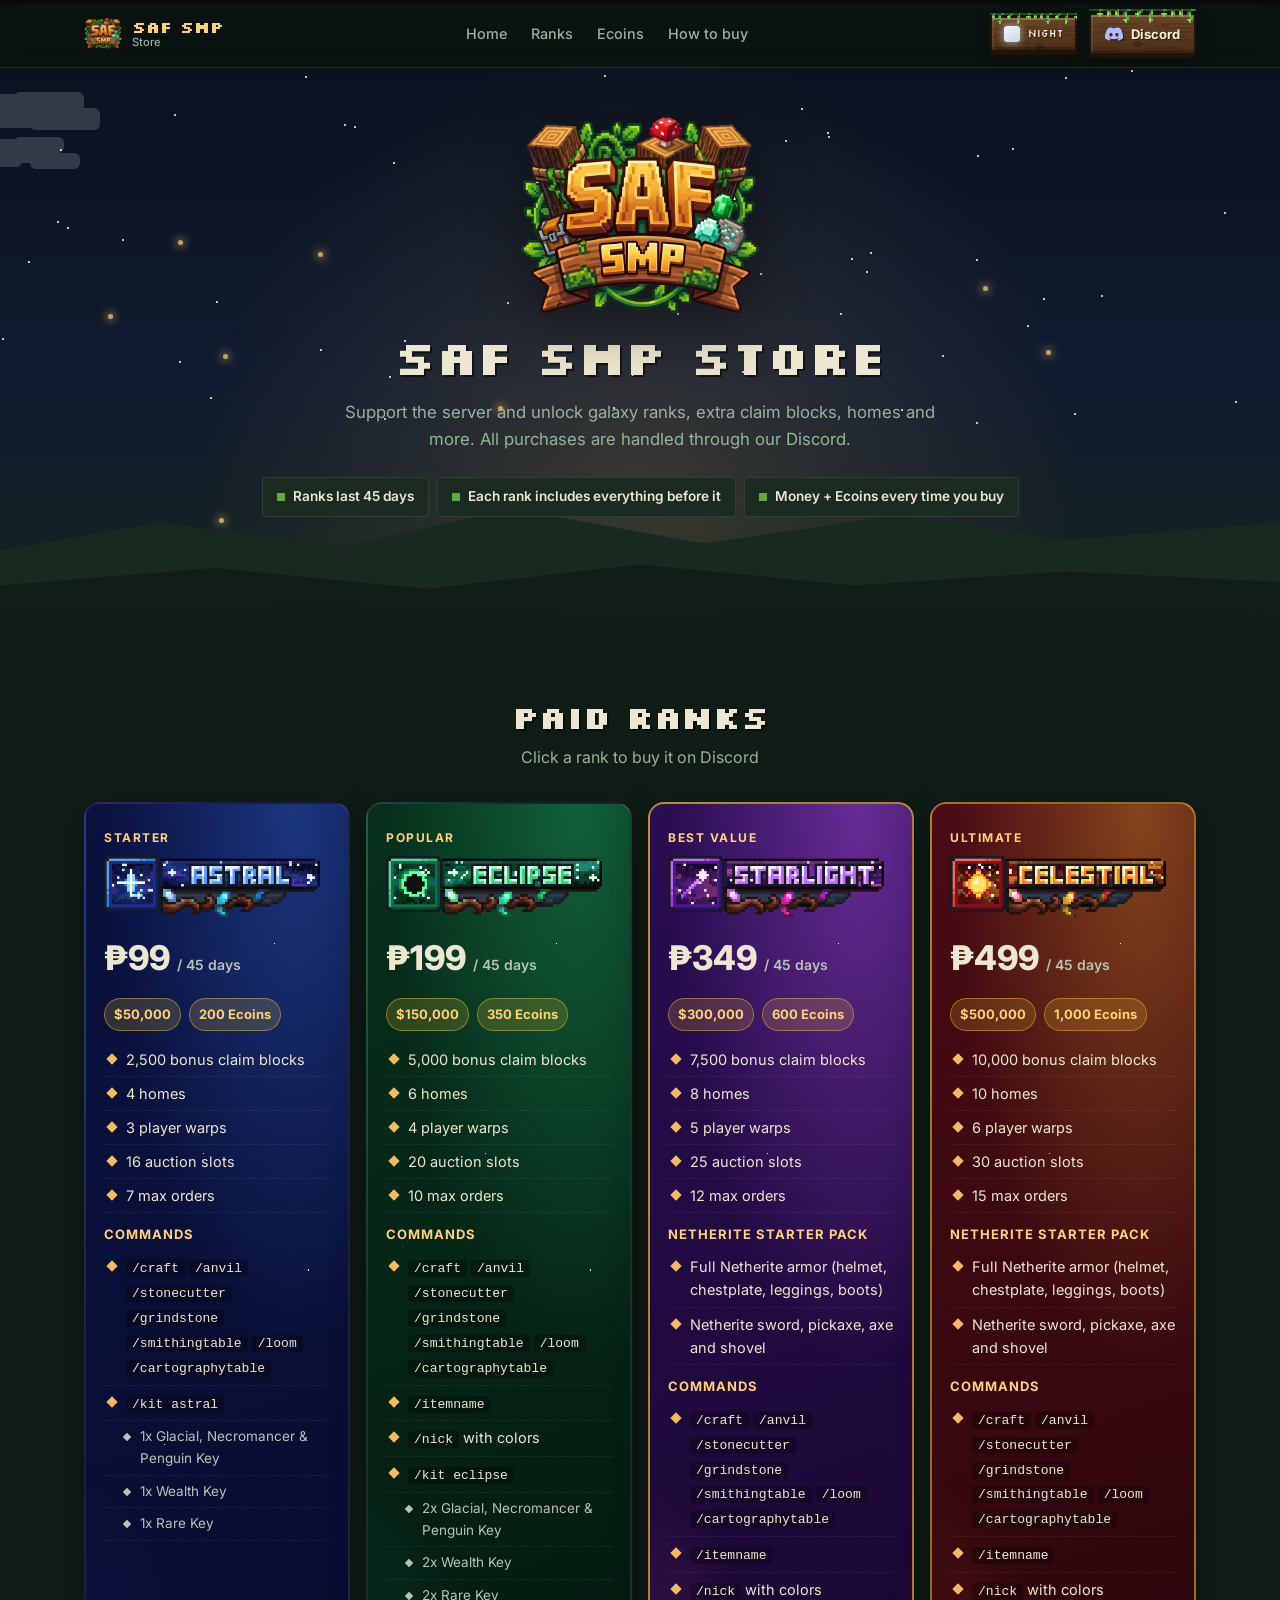
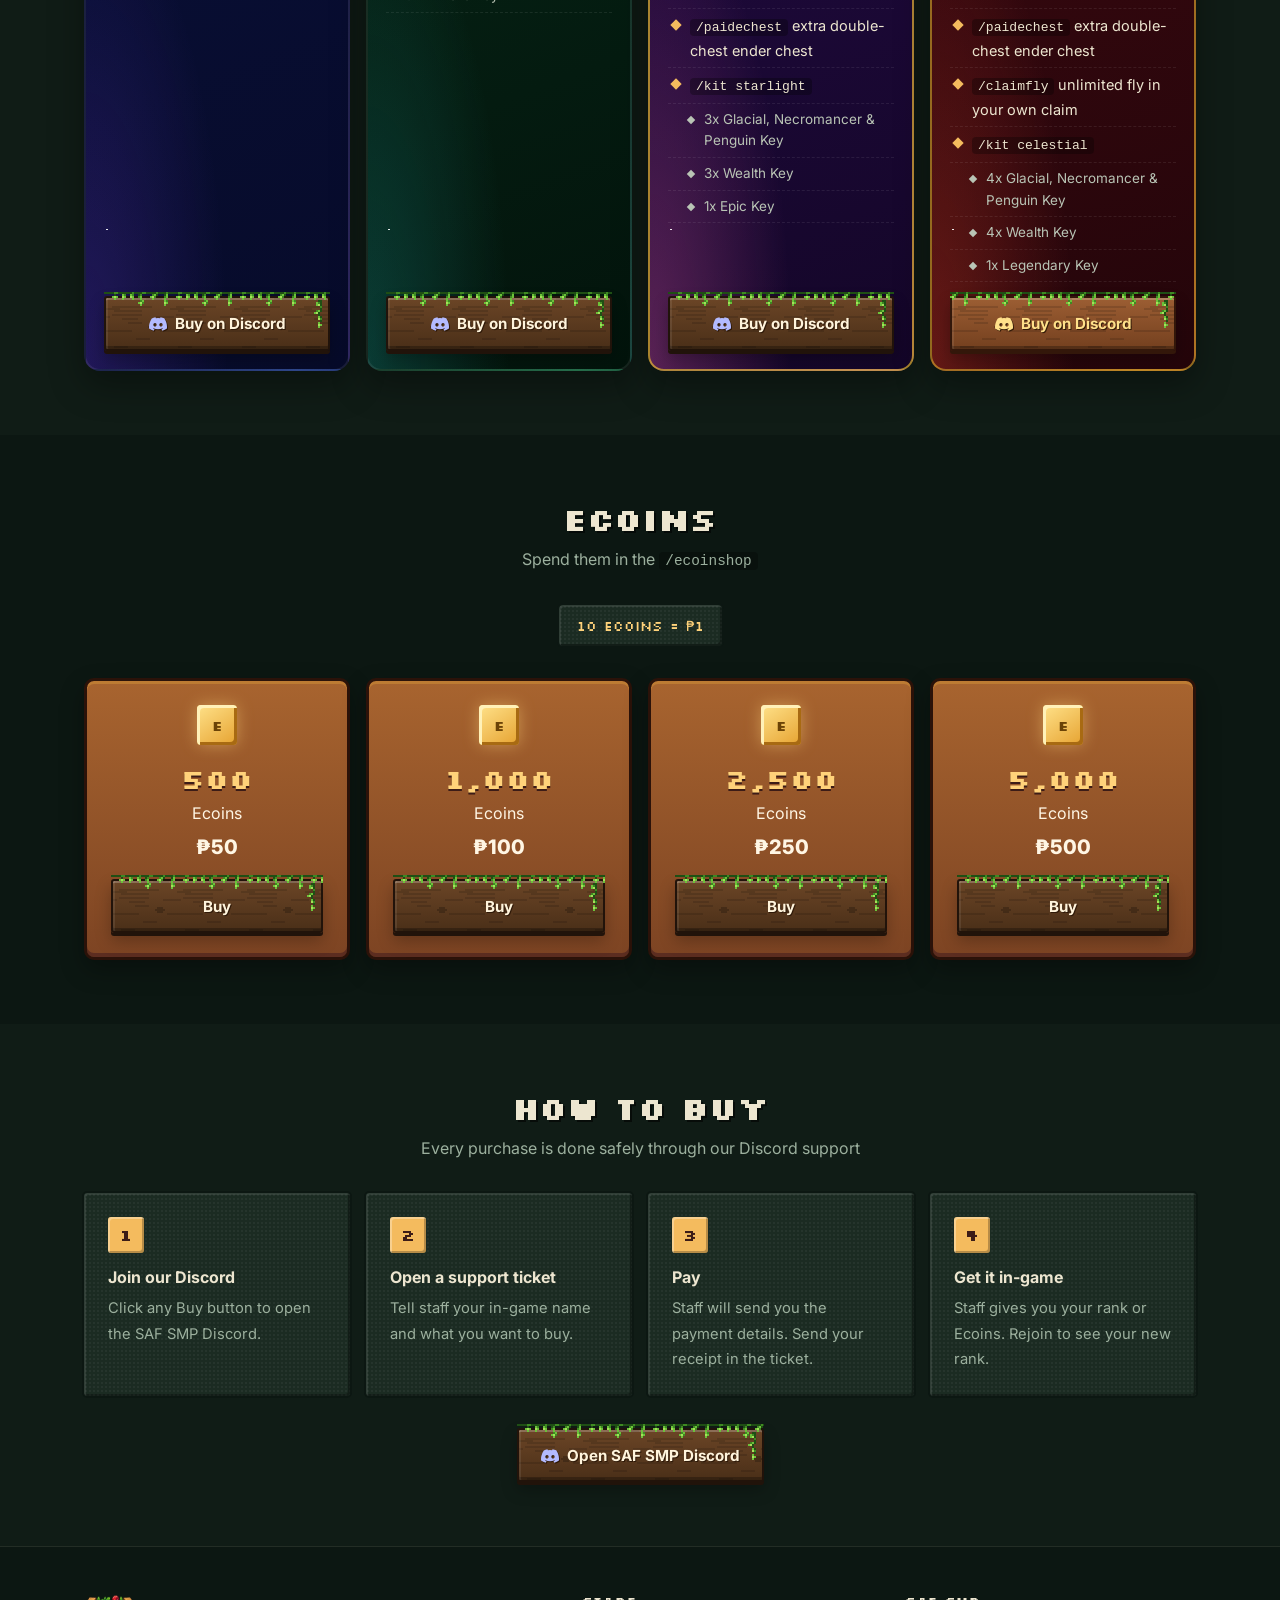
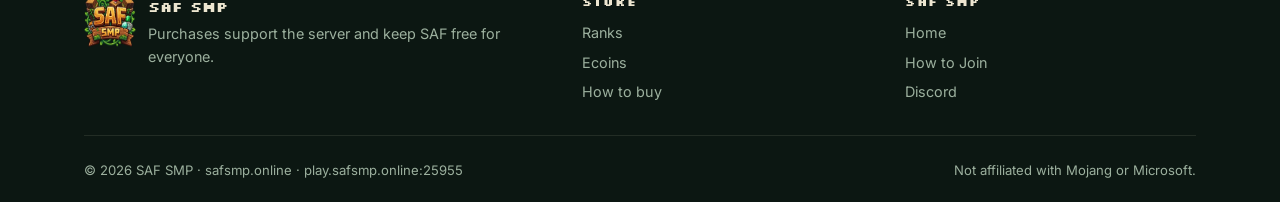
<file: store.html>
<!DOCTYPE html>
<html lang="en" data-theme="night" class="no-js">
<head>
<meta charset="UTF-8">
<script>try{if(sessionStorage.getItem("saf-doors"))document.documentElement.classList.add("is-arriving")}catch(e){}</script>
<meta name="viewport" content="width=device-width, initial-scale=1">
<title>SAF : SMP — Store</title>
<meta name="description" content="SAF SMP paid ranks and Ecoins. Buy through our Discord.">
<meta property="og:title" content="SAF : SMP — Store">
<meta property="og:description" content="Galaxy ranks, extra claim blocks, homes and Ecoins. Every purchase supports the server.">
<meta property="og:type" content="website">
<meta property="og:url" content="https://safsmp.online/store">
<meta property="og:image" content="https://safsmp.online/assets/img/og.jpg">
<meta name="twitter:card" content="summary_large_image">
<meta name="theme-color" content="#0B1526" id="metaTheme">
<link rel="icon" type="image/png" href="/assets/img/favicon.png">
<link rel="apple-touch-icon" href="/assets/img/apple-touch-icon.png">
<link rel="preconnect" href="https://fonts.googleapis.com">
<link rel="preconnect" href="https://fonts.gstatic.com" crossorigin>
<link href="https://fonts.googleapis.com/css2?family=Silkscreen:wght@400;700&family=Inter:wght@400;500;600;700;800&display=swap" rel="stylesheet">
<link rel="stylesheet" href="/assets/site.css?v=20261008-2">
<style>
  /* ===== EDIT HERE: Discord link and prices are in the HTML below (search "EDIT") ===== */

  .store-hero{ position:relative; overflow:hidden; text-align:center; padding:var(--space-7) 0 calc(var(--space-9) + 20px); }
  .store-hero__inner{ position:relative; z-index:2; }
  .store-hero__logo{ width:240px; max-width:60vw; margin:0 auto var(--space-3); cursor:pointer; filter:drop-shadow(0 16px 30px rgba(0,0,0,.45)); }
  .store-hero h1{ font-size:clamp(1.9rem,5vw,3rem); margin-bottom:var(--space-3); }
  .store-hero p{ color:var(--color-text-muted); max-width:620px; margin:0 auto; font-size:1.05rem; }
  .note-chips{ display:flex; flex-wrap:wrap; gap:var(--space-2); justify-content:center; margin-top:var(--space-5); }
  .note-chip{ display:inline-flex; align-items:center; gap:8px; padding:8px 14px; border-radius:var(--radius-sm); background:var(--color-surface); border:1px solid var(--color-border); color:var(--color-text); font-size:.85rem; font-weight:600; }
  .note-chip::before{ content:""; width:8px; height:8px; background:var(--grass); }

  .store-section{ padding:var(--space-8) 0; }
  .store-section h2{ font-size:clamp(1.4rem,3vw,2rem); text-align:center; margin-bottom:var(--space-2); }
  .store-section .sub{ color:var(--color-text-muted); text-align:center; margin:0 0 var(--space-6); }

  /* rank cards (keep their own space-themed colours in both themes) */
  .grid{ display:grid; grid-template-columns:repeat(4,1fr); gap:var(--space-4); align-items:stretch; }
  @media (max-width:1050px){ .grid{ grid-template-columns:repeat(2,1fr); } }
  @media (max-width:560px){ .grid{ grid-template-columns:1fr; } }
  .card{
    position:relative; border-radius:var(--radius-lg); padding:var(--space-5) 18px 18px; overflow:hidden;
    border:2px solid rgba(255,255,255,.08); display:flex; flex-direction:column; color:#EDE6D0;
    box-shadow:0 14px 34px rgba(0,0,0,.35); transition:transform .2s var(--ease), border-color .2s var(--ease);
  }
  .card:hover{ border-color:rgba(255,210,122,.55); }
  .card::before{content:"";position:absolute;inset:0;z-index:0;pointer-events:none;opacity:.9;
     background-image:
      radial-gradient(1.5px 1.5px at 12% 18%,#fff 50%,transparent 51%),
      radial-gradient(1px 1px at 72% 12%,#fff 50%,transparent 51%),
      radial-gradient(1.5px 1.5px at 85% 40%,#fff 50%,transparent 51%),
      radial-gradient(1px 1px at 30% 55%,#fff 50%,transparent 51%),
      radial-gradient(1px 1px at 55% 80%,#fff 50%,transparent 51%),
      radial-gradient(1.5px 1.5px at 8% 88%,#fff 50%,transparent 51%),
      radial-gradient(1px 1px at 92% 75%,#fff 50%,transparent 51%),
      radial-gradient(1px 1px at 45% 30%,#fff 50%,transparent 51%)}
  .card > *{ position:relative; z-index:1; }
  .card--featured{ border-color:#f2c230aa; }
  .astral{background:radial-gradient(120% 80% at 80% 0%,#3f7dff55,transparent 60%),radial-gradient(90% 70% at 0% 100%,#6a3bd644,transparent 60%),linear-gradient(160deg,#0a1240,#070b2a)}
  .eclipse{background:radial-gradient(120% 80% at 80% 0%,#28c27a55,transparent 60%),radial-gradient(90% 70% at 0% 100%,#1ea3a044,transparent 60%),linear-gradient(160deg,#07301c,#03140c)}
  .starlight{background:radial-gradient(120% 80% at 80% 0%,#c45cff66,transparent 60%),radial-gradient(90% 70% at 0% 100%,#e05aa855,transparent 60%),linear-gradient(160deg,#2a0d52,#140628)}
  .celestial-rank{background:radial-gradient(120% 80% at 80% 0%,#ffb72e55,transparent 60%),radial-gradient(90% 70% at 0% 100%,#e0402a55,transparent 60%),linear-gradient(160deg,#4a0b14,#24050a);border-color:#f2c23088}
  .tagline{font-size:12px;font-weight:700;letter-spacing:1.5px;text-transform:uppercase;color:#FFD27A;margin-bottom:6px}
  /* Badge files are pre-enlarged 8x with hard pixel edges, so the browser can
     shrink them smoothly to any size and they stay sharp on scaled screens too */
  .badge{width:100%;max-width:216px;height:auto;display:block;margin:2px 0 12px}
  @media (max-width:560px){ .badge{ max-width:260px; } }
  .price{font-size:34px;font-weight:800;margin:2px 0 2px}
  .price small{font-size:14px;color:#B9C4B5;font-weight:600}
  .bonus{display:flex;gap:8px;flex-wrap:wrap;margin:10px 0 12px}
  .chip{font-size:13px;font-weight:700;padding:5px 9px;border-radius:999px;background:rgba(255,255,255,.1);border:1px solid rgba(255,255,255,.15)}
  .chip.gold{background:rgba(242,194,48,.18);border-color:rgba(242,194,48,.45);color:#FFD27A}
  .perks{list-style:none;padding:0;margin:0 0 14px;flex:1}
  .perks li{padding:5px 0 5px 22px;position:relative;font-size:14.5px;border-bottom:1px dashed rgba(255,255,255,.08)}
  .perks li::before{content:"";position:absolute;left:4px;top:12px;width:8px;height:8px;transform:rotate(45deg);background:#F4BB5E}
  .perks li.head{padding-left:0;color:#FFD27A;font-weight:700;font-size:13px;letter-spacing:1px;text-transform:uppercase;border:0;margin-top:6px}
  .perks li.head::before{display:none}
  .perks li.key{padding-left:36px;color:#B9C4B5;font-size:13.5px}
  .perks li.key::before{left:20px;width:6px;height:6px;top:13px;background:#B9C4B5}
  .card code{ background:rgba(0,0,0,.3); color:#EDE6D0; }
  .card .btn{ width:100%; }

  /* ecoins */
  .rate{ display:block; width:max-content; max-width:100%; margin:0 auto var(--space-6); padding:10px 18px; border-radius:var(--radius-sm); font-family:var(--font-pixel); font-size:.85rem; color:var(--gold-bright); }
  .packs{ display:grid; grid-template-columns:repeat(4,1fr); gap:var(--space-4); }
  @media (max-width:800px){ .packs{ grid-template-columns:repeat(2,1fr); } }
  @media (max-width:420px){ .packs{ grid-template-columns:1fr; } }
  .pack{
    text-align:center; padding:var(--space-5); border-radius:var(--radius-md); color:#FFF6E4;
    background:linear-gradient(#a8642f,#7d4423); border:3px solid #2b1209;
    box-shadow:inset 0 3px 0 #bd7b33, inset 0 -4px 0 #5c2d20, 0 10px 24px rgba(0,0,0,.3);
    transition:transform .2s var(--ease);
  }
  .pack__coin{ width:40px; height:40px; margin:0 auto var(--space-3); border-radius:4px; background:linear-gradient(145deg,#FFE28A,#E6A230); box-shadow:inset 3px 3px 0 #FFF1B8, inset -3px -3px 0 #A86A12, 0 0 16px rgba(255,210,122,.45); display:grid; place-items:center; font-family:var(--font-pixel); font-weight:700; color:#6B4307; font-size:.9rem; }
  .pack:hover .pack__coin{ animation:coin-spin .7s var(--ease); }
  @keyframes coin-spin{ 0%{ transform:rotateY(0); } 100%{ transform:rotateY(360deg); } }
  .pack .amt{ font-family:var(--font-pixel); font-size:1.7rem; font-weight:700; color:#FFD27A; text-shadow:0 2px 0 #3c1c17; }
  .pack .peso{ font-size:1.25rem; font-weight:800; margin:4px 0 var(--space-4); }

  /* steps */
  .buy-steps{ display:grid; grid-template-columns:repeat(4,1fr); gap:var(--space-4); counter-reset:s; list-style:none; }
  @media (max-width:800px){ .buy-steps{ grid-template-columns:repeat(2,1fr); } }
  @media (max-width:480px){ .buy-steps{ grid-template-columns:1fr; } }
  .buy-step{ padding:var(--space-5); }
  .buy-step::before{ counter-increment:s; content:counter(s); display:inline-grid; place-items:center; width:36px; height:36px; border-radius:3px; background:var(--gold); color:#3c1c17; font-family:var(--font-pixel); font-weight:700; margin-bottom:var(--space-3); box-shadow:inset 2px 2px 0 rgba(255,255,255,.3), inset -2px -2px 0 rgba(0,0,0,.25); }
  .buy-step b{ display:block; margin-bottom:4px; }
  .buy-step span{ color:var(--color-text-muted); font-size:.92rem; }
  .center{ text-align:center; margin-top:var(--space-6); }
</style>
</head>
<body>
<a class="skip-link" href="#main">Skip to content</a>
<div class="xp-bar" aria-hidden="true"><div class="xp-bar__fill"></div></div>

<svg style="position:absolute;width:0;height:0" aria-hidden="true">
  <symbol id="icon-discord" viewBox="0 0 24 24"><path fill="currentColor" d="M20.3 4.4A19.6 19.6 0 0 0 15.4 3l-.6 1.3a18.2 18.2 0 0 0-5.6 0L8.6 3a19.5 19.5 0 0 0-4.9 1.5C.6 9.1-.3 13.6.1 18.1a19.7 19.7 0 0 0 6 3l1.3-2.1a12.8 12.8 0 0 1-2-1l.5-.4a14 14 0 0 0 12.2 0l.5.4a12.8 12.8 0 0 1-2 1l1.3 2.1a19.6 19.6 0 0 0 6-3c.5-5.2-.8-9.7-3.6-13.7ZM8 15.3c-1.2 0-2.2-1.1-2.2-2.4S6.8 10.5 8 10.5s2.2 1.1 2.2 2.4-1 2.4-2.2 2.4Zm8 0c-1.2 0-2.2-1.1-2.2-2.4s1-2.4 2.2-2.4 2.2 1.1 2.2 2.4-1 2.4-2.2 2.4Z"/></symbol>
  <symbol id="icon-up" viewBox="0 0 24 24"><path d="M12 19V5M5 12l7-7 7 7" fill="none" stroke="currentColor" stroke-width="2.4" stroke-linecap="square"/></symbol>
</svg>

<header class="site-header">
  <div class="container nav">
    <a class="nav__brand" href="/" aria-label="SAF SMP home">
      <img src="/assets/img/logo-sm.webp" width="38" height="32" alt="">
      <span class="nav__brand-word">SAF SMP<span class="nav__brand-sub">Store</span></span>
    </a>
    <ul class="nav__links">
      <li><a href="/">Home</a></li>
      <li><a href="#ranks">Ranks</a></li>
      <li><a href="#ecoins">Ecoins</a></li>
      <li><a href="#how">How to buy</a></li>
    </ul>
    <div class="nav__cta">
      <button class="daynight-toggle" id="daynightToggle" aria-pressed="false" aria-label="Toggle day and night mode">
        <span class="daynight-toggle__icon"><span class="mini-sun"></span><span class="mini-moon"></span></span>
        <span data-theme-label>Night</span>
      </button>
      <a class="btn btn--discord btn--sm" href="https://discord.gg/DzztgFdqKV" target="_blank" rel="noopener noreferrer"><svg aria-hidden="true"><use href="#icon-discord"/></svg>Discord</a>
      <button class="nav__toggle" id="navToggle" aria-label="Open menu" aria-expanded="false" aria-controls="navMobile">
        <svg viewBox="0 0 24 24" fill="none" stroke="currentColor" stroke-width="1.8" stroke-linecap="round"><path d="M4 7h16M4 12h16M4 17h16"/></svg>
      </button>
    </div>
  </div>
  <nav class="nav__mobile" id="navMobile" aria-label="Mobile">
    <ul>
      <li><a href="/">Home</a></li>
      <li><a href="#ranks">Ranks</a></li>
      <li><a href="#ecoins">Ecoins</a></li>
      <li><a href="#how">How to buy</a></li>
    </ul>
    <a class="btn btn--discord" href="https://discord.gg/DzztgFdqKV" target="_blank" rel="noopener noreferrer"><svg aria-hidden="true"><use href="#icon-discord"/></svg>Open SAF SMP Discord</a>
  </nav>
</header>

<main id="main">
<section class="store-hero">
  <div class="sky" aria-hidden="true">
    <div class="sky__glow"></div>
    <div class="stars"></div>
    <div class="clouds"><div class="cloud cloud--1"></div><div class="cloud cloud--2"></div></div>
    <svg class="sky__hills" viewBox="0 0 1200 340" preserveAspectRatio="none">
      <path d="M0 220 L150 180 L320 215 L480 160 L660 210 L840 170 L1000 205 L1200 180 L1200 340 L0 340 Z" fill="var(--hill-1)"/>
      <path d="M0 270 L200 245 L400 275 L600 240 L800 270 L1000 250 L1200 265 L1200 340 L0 340 Z" fill="var(--hill-2)"/>
      <path d="M0 310 L300 298 L600 315 L900 300 L1200 312 L1200 340 L0 340 Z" fill="var(--color-bg)"/>
    </svg>
  </div>
  <div class="container store-hero__inner">
    <button type="button" class="store-hero__logo logo-bob" data-logo aria-label="SAF SMP logo, click me">
      <picture><source srcset="/assets/img/logo.webp" type="image/webp"><img src="/assets/img/logo.png" width="720" height="598" alt="SAF SMP logo"></picture>
    </button>
    <h1>SAF SMP Store</h1>
    <p>Support the server and unlock galaxy ranks, extra claim blocks, homes and more. All purchases are handled through our Discord.</p>
    <div class="note-chips">
      <span class="note-chip">Ranks last 45 days</span>
      <span class="note-chip">Each rank includes everything before it</span>
      <span class="note-chip">Money + Ecoins every time you buy</span>
    </div>
  </div>
</section>

<!-- ======================= RANKS ======================= -->
<section class="store-section" id="ranks">
  <div class="container">
    <h2>Paid Ranks</h2>
    <p class="sub">Click a rank to buy it on Discord</p>
    <div class="grid">

      <!-- ASTRAL -->
      <div class="card astral reveal" data-tilt>
        <div class="tagline">Starter</div>
        <img class="badge" src="/assets/img/rank-astral-8x.png" width="672" height="192" alt="Astral">
        <div class="price">&#8369;99 <small>/ 45 days</small></div><!-- EDIT price -->
        <div class="bonus"><span class="chip gold">$50,000</span><span class="chip gold">200 Ecoins</span></div>
        <ul class="perks">
          <li>2,500 bonus claim blocks</li>
          <li>4 homes</li>
          <li>3 player warps</li>
          <li>16 auction slots</li>
          <li>7 max orders</li>
          <li class="head">Commands</li>
          <li><code>/craft</code> <code>/anvil</code> <code>/stonecutter</code> <code>/grindstone</code> <code>/smithingtable</code> <code>/loom</code> <code>/cartographytable</code></li>
          <li><code>/kit astral</code></li>
          <li class="key">1x Glacial, Necromancer &amp; Penguin Key</li>
          <li class="key">1x Wealth Key</li>
          <li class="key">1x Rare Key</li>
        </ul>
        <a class="btn btn--discord" href="https://discord.gg/DzztgFdqKV" target="_blank" rel="noopener" data-burst="diamond"><svg aria-hidden="true"><use href="#icon-discord"/></svg>Buy on Discord</a>
      </div>

      <!-- ECLIPSE -->
      <div class="card eclipse reveal" data-tilt>
        <div class="tagline">Popular</div>
        <img class="badge" src="/assets/img/rank-eclipse-8x.png" width="672" height="192" alt="Eclipse">
        <div class="price">&#8369;199 <small>/ 45 days</small></div><!-- EDIT price -->
        <div class="bonus"><span class="chip gold">$150,000</span><span class="chip gold">350 Ecoins</span></div>
        <ul class="perks">
          <li>5,000 bonus claim blocks</li>
          <li>6 homes</li>
          <li>4 player warps</li>
          <li>20 auction slots</li>
          <li>10 max orders</li>
          <li class="head">Commands</li>
          <li><code>/craft</code> <code>/anvil</code> <code>/stonecutter</code> <code>/grindstone</code> <code>/smithingtable</code> <code>/loom</code> <code>/cartographytable</code></li>
          <li><code>/itemname</code></li>
          <li><code>/nick</code> with colors</li>
          <li><code>/kit eclipse</code></li>
          <li class="key">2x Glacial, Necromancer &amp; Penguin Key</li>
          <li class="key">2x Wealth Key</li>
          <li class="key">2x Rare Key</li>
        </ul>
        <a class="btn btn--discord" href="https://discord.gg/DzztgFdqKV" target="_blank" rel="noopener" data-burst="grass"><svg aria-hidden="true"><use href="#icon-discord"/></svg>Buy on Discord</a>
      </div>

      <!-- STARLIGHT -->
      <div class="card starlight card--featured reveal" data-tilt>
        <div class="tagline">Best value</div>
        <img class="badge" src="/assets/img/rank-starlight-8x.png" width="672" height="192" alt="Starlight">
        <div class="price">&#8369;349 <small>/ 45 days</small></div><!-- EDIT price -->
        <div class="bonus"><span class="chip gold">$300,000</span><span class="chip gold">600 Ecoins</span></div>
        <ul class="perks">
          <li>7,500 bonus claim blocks</li>
          <li>8 homes</li>
          <li>5 player warps</li>
          <li>25 auction slots</li>
          <li>12 max orders</li>
          <li class="head">Netherite Starter Pack</li>
          <li>Full Netherite armor (helmet, chestplate, leggings, boots)</li>
          <li>Netherite sword, pickaxe, axe and shovel</li>
          <li class="head">Commands</li>
          <li><code>/craft</code> <code>/anvil</code> <code>/stonecutter</code> <code>/grindstone</code> <code>/smithingtable</code> <code>/loom</code> <code>/cartographytable</code></li>
          <li><code>/itemname</code></li>
          <li><code>/nick</code> with colors</li>
          <li><code>/paidechest</code> extra double-chest ender chest</li>
          <li><code>/kit starlight</code></li>
          <li class="key">3x Glacial, Necromancer &amp; Penguin Key</li>
          <li class="key">3x Wealth Key</li>
          <li class="key">1x Epic Key</li>
        </ul>
        <a class="btn btn--discord" href="https://discord.gg/DzztgFdqKV" target="_blank" rel="noopener" data-burst="discord"><svg aria-hidden="true"><use href="#icon-discord"/></svg>Buy on Discord</a>
      </div>

      <!-- CELESTIAL -->
      <div class="card celestial-rank reveal" data-tilt>
        <div class="tagline">Ultimate</div>
        <img class="badge" src="/assets/img/rank-celestial-8x.png" width="672" height="192" alt="Celestial">
        <div class="price">&#8369;499 <small>/ 45 days</small></div><!-- EDIT price -->
        <div class="bonus"><span class="chip gold">$500,000</span><span class="chip gold">1,000 Ecoins</span></div>
        <ul class="perks">
          <li>10,000 bonus claim blocks</li>
          <li>10 homes</li>
          <li>6 player warps</li>
          <li>30 auction slots</li>
          <li>15 max orders</li>
          <li class="head">Netherite Starter Pack</li>
          <li>Full Netherite armor (helmet, chestplate, leggings, boots)</li>
          <li>Netherite sword, pickaxe, axe and shovel</li>
          <li class="head">Commands</li>
          <li><code>/craft</code> <code>/anvil</code> <code>/stonecutter</code> <code>/grindstone</code> <code>/smithingtable</code> <code>/loom</code> <code>/cartographytable</code></li>
          <li><code>/itemname</code></li>
          <li><code>/nick</code> with colors</li>
          <li><code>/paidechest</code> extra double-chest ender chest</li>
          <li><code>/claimfly</code> unlimited fly in your own claim</li>
          <li><code>/kit celestial</code></li>
          <li class="key">4x Glacial, Necromancer &amp; Penguin Key</li>
          <li class="key">4x Wealth Key</li>
          <li class="key">1x Legendary Key</li>
        </ul>
        <a class="btn btn--store" href="https://discord.gg/DzztgFdqKV" target="_blank" rel="noopener" data-burst="gold"><svg aria-hidden="true"><use href="#icon-discord"/></svg>Buy on Discord</a>
      </div>

    </div>
  </div>
</section>

<!-- ======================= ECOINS ======================= -->
<section class="store-section section--alt" id="ecoins">
  <div class="container">
    <h2>Ecoins</h2>
    <p class="sub">Spend them in the <code>/ecoinshop</code></p>
    <span class="rate gui-panel">10 Ecoins = &#8369;1</span>
    <div class="packs">
      <div class="pack reveal"><div class="pack__coin" aria-hidden="true">E</div><div class="amt">500</div><div>Ecoins</div><div class="peso">&#8369;50</div><a class="btn btn--discord btn--block" href="https://discord.gg/DzztgFdqKV" target="_blank" rel="noopener" data-burst="gold">Buy</a></div>
      <div class="pack reveal"><div class="pack__coin" aria-hidden="true">E</div><div class="amt">1,000</div><div>Ecoins</div><div class="peso">&#8369;100</div><a class="btn btn--discord btn--block" href="https://discord.gg/DzztgFdqKV" target="_blank" rel="noopener" data-burst="gold">Buy</a></div>
      <div class="pack reveal"><div class="pack__coin" aria-hidden="true">E</div><div class="amt">2,500</div><div>Ecoins</div><div class="peso">&#8369;250</div><a class="btn btn--discord btn--block" href="https://discord.gg/DzztgFdqKV" target="_blank" rel="noopener" data-burst="gold">Buy</a></div>
      <div class="pack reveal"><div class="pack__coin" aria-hidden="true">E</div><div class="amt">5,000</div><div>Ecoins</div><div class="peso">&#8369;500</div><a class="btn btn--discord btn--block" href="https://discord.gg/DzztgFdqKV" target="_blank" rel="noopener" data-burst="gold">Buy</a></div>
    </div>
  </div>
</section>

<!-- ======================= HOW TO BUY ======================= -->
<section class="store-section" id="how">
  <div class="container">
    <h2>How to buy</h2>
    <p class="sub">Every purchase is done safely through our Discord support</p>
    <ol class="buy-steps">
      <li class="buy-step gui-panel reveal"><b>Join our Discord</b><span>Click any Buy button to open the SAF SMP Discord.</span></li>
      <li class="buy-step gui-panel reveal"><b>Open a support ticket</b><span>Tell staff your in-game name and what you want to buy.</span></li>
      <li class="buy-step gui-panel reveal"><b>Pay</b><span>Staff will send you the payment details. Send your receipt in the ticket.</span></li>
      <li class="buy-step gui-panel reveal"><b>Get it in-game</b><span>Staff gives you your rank or Ecoins. Rejoin to see your new rank.</span></li>
    </ol>
    <p class="center"><a class="btn btn--discord" href="https://discord.gg/DzztgFdqKV" target="_blank" rel="noopener"><svg aria-hidden="true"><use href="#icon-discord"/></svg>Open SAF SMP Discord</a></p>
  </div>
</section>
</main>

<footer class="site-footer">
  <div class="container">
    <div class="footer__grid">
      <div class="footer__brand">
        <img src="/assets/img/logo-sm.webp" width="52" height="43" alt="">
        <div><strong>SAF SMP</strong>Purchases support the server and keep SAF free for everyone.</div>
      </div>
      <div class="footer__col">
        <h3>Store</h3>
        <ul>
          <li><a href="#ranks">Ranks</a></li>
          <li><a href="#ecoins">Ecoins</a></li>
          <li><a href="#how">How to buy</a></li>
        </ul>
      </div>
      <div class="footer__col">
        <h3>SAF SMP</h3>
        <ul>
          <li><a href="/">Home</a></li>
          <li><a href="/#join">How to Join</a></li>
          <li><a href="https://discord.gg/DzztgFdqKV" target="_blank" rel="noopener noreferrer">Discord</a></li>
        </ul>
      </div>
    </div>
    <div class="footer__bottom">
      <span>© <span id="year">2026</span> SAF SMP · <a href="/">safsmp.online</a> · <span data-fill="java-address">play.safsmp.online:26117</span></span>
      <span>Not affiliated with Mojang or Microsoft.</span>
    </div>
  </div>
</footer>

<button type="button" class="to-top" aria-label="Back to top" data-burst="grass"><svg aria-hidden="true"><use href="#icon-up"/></svg></button>

<script src="/assets/site.js?v=20261008-2"></script>
</body>
</html>
</file>
<file: assets/site.css>
/* SAF — shared styles for every page (index.html, store.html) */

:root{
  --font-pixel:'Silkscreen', monospace;
  --font-body:'Inter', system-ui, sans-serif;
  --radius-sm:4px;
  --radius-md:10px;
  --radius-lg:16px;
  --ease:cubic-bezier(.22,.61,.36,1);
  --space-1:4px; --space-2:8px; --space-3:12px; --space-4:16px;
  --space-5:24px; --space-6:32px; --space-7:48px; --space-8:64px; --space-9:96px;
  --header-h:68px;
  --container:1160px;

  /* Night (default) */
  --sky-top:#0A1220; --sky-mid:#101B30; --sky-bottom:#16241C;
  --color-bg:#101C16; --color-bg-alt:#0C1712;
  --color-surface:#1B2B22; --color-surface-alt:#22392C;
  --color-border:rgba(237,230,208,0.10);
  --color-border-strong:rgba(237,230,208,0.18);
  --color-text:#EDE6D0; --color-text-muted:#9CB09E;
  --grass:#63A83B; --grass-dark:#4C7A2A; --dirt:#8B5A2B; --dirt-dark:#5C3A1C;
  --gold:#F4BB5E; --gold-bright:#FFD27A; --diamond:#5FD8E0; --redstone:#D2492A;
  --discord:#5865F2;
  --glow-color:244,187,94;
  --hill-1:#182A20; --hill-2:#101E17; --hill-3:#0C1712;
  --face-shadow:rgba(0,0,0,.55);
  --header-bg:rgba(10,18,15,0.82);
  --shadow-soft:0 14px 34px rgba(0,0,0,0.38);
  --star-opacity:1; --cloud-opacity:0.16; --particle-color:var(--gold-bright);
}

[data-theme="day"]{
  --sky-top:#8FD0F7; --sky-mid:#BEE6F9; --sky-bottom:#DCEFC6;
  --color-bg:#F3EFDD; --color-bg-alt:#EAE4C9;
  --color-surface:#FCFAEF; --color-surface-alt:#F2ECD6;
  --color-border:rgba(40,45,20,0.12);
  --color-border-strong:rgba(40,45,20,0.22);
  --color-text:#22301C; --color-text-muted:#56654B;
  --grass:#4C8A2A; --grass-dark:#3A6B1F; --dirt:#8B5A2B; --dirt-dark:#6B4420;
  --gold:#D98A1B; --gold-bright:#B86E0C; --diamond:#1FA8B4; --redstone:#B8391F;
  --glow-color:255,197,92;
  --hill-1:#9FCB7C; --hill-2:#7FB35C; --hill-3:#EAE4C9;
  --face-shadow:rgba(0,0,0,.12);
  --header-bg:rgba(243,239,221,0.86);
  --shadow-soft:0 14px 30px rgba(60,50,20,0.14);
  --star-opacity:0; --cloud-opacity:0.9; --particle-color:#FFFFFF;
}

*,*::before,*::after{ box-sizing:border-box; }
html{ scroll-behavior:smooth; scroll-padding-top:var(--header-h); }
body{
  margin:0;
  background:var(--color-bg);
  color:var(--color-text);
  font-family:var(--font-body);
  font-size:16px;
  line-height:1.6;
  -webkit-font-smoothing:antialiased;
  transition:background .5s var(--ease), color .5s var(--ease);
}
img,svg{ display:block; max-width:100%; }
a{ color:inherit; }
h1,h2,h3{ font-family:var(--font-pixel); font-weight:700; margin:0; line-height:1.25; letter-spacing:-0.01em; text-shadow:2px 2px 0 var(--face-shadow); }
p{ margin:0; }
ul,ol{ margin:0; padding:0; }
button{ font:inherit; color:inherit; background:none; border:none; cursor:pointer; }
code{ font-family:ui-monospace, 'SFMono-Regular', Consolas, monospace; font-size:.9em; background:rgba(0,0,0,.28); padding:1px 6px; border-radius:var(--radius-sm); }
[data-theme="day"] code{ background:rgba(40,45,20,.08); }

:focus-visible{ outline:2px solid var(--gold-bright); outline-offset:3px; border-radius:2px; }

.skip-link{
  position:absolute; left:-999px; top:auto;
  background:var(--gold); color:#12200C;
  padding:10px 18px; border-radius:var(--radius-sm); font-weight:700;
  z-index:200;
}
.skip-link:focus{ left:var(--space-5); top:var(--space-3); }
.sr-only{ position:absolute; width:1px; height:1px; overflow:hidden; clip:rect(0,0,0,0); white-space:nowrap; }

.container{ max-width:var(--container); margin:0 auto; padding:0 var(--space-5); }
@media (max-width:480px){ .container{ padding:0 var(--space-4); } }

.section{ padding:var(--space-9) 0; position:relative; }
.section--alt{ background:var(--color-bg-alt); transition:background .5s var(--ease); }
@media (max-width:640px){ .section{ padding:var(--space-8) 0; } }

.eyebrow{
  display:inline-flex; align-items:center; gap:var(--space-2);
  font-family:var(--font-pixel); font-size:0.7rem; letter-spacing:0.08em;
  text-transform:uppercase; color:var(--gold-bright);
  margin-bottom:var(--space-4);
}
.eyebrow::before{ content:""; width:16px; height:8px; background:var(--grass); box-shadow:0 -8px 0 var(--dirt); margin-top:8px; }

.section__head{ max-width:640px; margin-bottom:var(--space-7); }
.section__head--center{ margin-left:auto; margin-right:auto; text-align:center; }
.section__head h2{ font-size:clamp(1.35rem, 2.8vw, 2rem); margin-bottom:var(--space-4); }
.section__head p{ color:var(--color-text-muted); font-size:1.05rem; }

/* ---------- Buttons (layout; the wood + vine skin lives at the end of this file) ---------- */
.btn{
  display:inline-flex; align-items:center; justify-content:center; gap:var(--space-2);
  padding:14px 22px 12px; border-radius:var(--radius-sm); font-weight:700; font-size:0.95rem;
  text-decoration:none; white-space:nowrap; position:relative;
}
.btn svg{ width:18px; height:18px; flex:0 0 auto; }
.btn--sm{ padding:9px 14px 8px; font-size:0.82rem; }
.btn--block{ width:100%; }

/* ---------- Header ---------- */
.site-header{
  position:sticky; top:0; z-index:100; height:var(--header-h);
  display:flex; align-items:center;
  background:var(--header-bg); backdrop-filter:blur(10px); -webkit-backdrop-filter:blur(10px);
  border-bottom:1px solid var(--color-border);
  transition:background .5s var(--ease), border-color .5s var(--ease);
}
.nav{ width:100%; display:flex; align-items:center; justify-content:space-between; gap:var(--space-4); }
.nav__brand{ display:flex; align-items:center; gap:10px; text-decoration:none; flex:0 0 auto; }
.nav__brand img{ width:38px; height:auto; transition:transform .3s cubic-bezier(.3,1.6,.5,1); }
.nav__brand:hover img{ transform:rotate(-8deg) scale(1.1); }
.nav__brand-word{ font-family:var(--font-pixel); font-weight:700; font-size:1rem; color:var(--gold-bright); line-height:1.1; }
.nav__brand-sub{ display:block; font-family:var(--font-body); font-size:0.7rem; color:var(--color-text-muted); font-weight:500; }
.nav__links{ display:flex; align-items:center; gap:var(--space-5); list-style:none; }
.nav__links a{
  text-decoration:none; font-size:0.9rem; color:var(--color-text-muted); font-weight:500;
  position:relative; padding:4px 0; transition:color .2s var(--ease);
}
.nav__links a::after{
  content:""; position:absolute; left:0; right:100%; bottom:-2px; height:2px;
  background:var(--gold-bright); transition:right .25s var(--ease);
}
.nav__links a:hover, .nav__links a[aria-current="page"]{ color:var(--color-text); }
.nav__links a:hover::after, .nav__links a[aria-current="page"]::after{ right:0; }
.nav__links a.nav__store{ color:var(--gold-bright); font-weight:700; }
.nav__cta{ display:flex; align-items:center; gap:var(--space-3); }
.nav__toggle{ display:none; width:40px; height:40px; align-items:center; justify-content:center; border-radius:var(--radius-sm); border:1px solid var(--color-border); }
.nav__toggle svg{ width:22px; height:22px; }
.nav__mobile{ display:none; }

.daynight-toggle{
  display:flex; align-items:center; gap:8px;
  background:var(--color-surface); border:1px solid var(--color-border);
  border-radius:var(--radius-sm); padding:8px 12px; height:36px;
  font-family:var(--font-pixel); font-size:0.62rem; color:var(--color-text);
  transition:background .3s var(--ease), border-color .3s var(--ease);
}
.daynight-toggle__icon{ width:16px; height:16px; position:relative; flex:0 0 auto; }
.daynight-toggle__icon .mini-sun, .daynight-toggle__icon .mini-moon{
  position:absolute; inset:0; border-radius:3px; transition:opacity .3s var(--ease), transform .3s var(--ease);
}
.daynight-toggle__icon .mini-sun{ background:linear-gradient(145deg,#FFE28A,#F4B942); box-shadow:0 0 6px 2px rgba(244,187,94,.7); }
.daynight-toggle__icon .mini-moon{ background:linear-gradient(145deg,#F3F6FA,#C9D6E5); box-shadow:0 0 6px 2px rgba(201,214,229,.5); }
[data-theme="night"] .daynight-toggle__icon .mini-sun{ opacity:0; transform:scale(.4) rotate(90deg); }
[data-theme="day"] .daynight-toggle__icon .mini-moon{ opacity:0; transform:scale(.4) rotate(-90deg); }

@media (max-width: 960px){
  .nav__links, .nav__cta .btn{ display:none; }
  .nav__toggle{ display:flex; }
  .nav__mobile{
    display:block; position:fixed; inset:var(--header-h) 0 auto 0;
    background:var(--color-bg-alt); border-bottom:1px solid var(--color-border);
    padding:var(--space-5); transform:translateY(-8px); opacity:0; pointer-events:none; visibility:hidden;
    transition:opacity .22s var(--ease), transform .22s var(--ease), visibility .22s;
    box-shadow:var(--shadow-soft);
  }
  .nav__mobile.is-open{ opacity:1; transform:translateY(0); pointer-events:auto; visibility:visible; }
  .nav__mobile ul{ list-style:none; display:flex; flex-direction:column; gap:var(--space-1); margin-bottom:var(--space-5); }
  .nav__mobile li a{ display:block; padding:10px 0; text-decoration:none; color:var(--color-text); font-size:1.05rem; border-bottom:1px solid var(--color-border); }
  .nav__mobile .btn{ width:100%; margin-bottom:var(--space-3); }
}
@media (max-width: 420px){
  .nav__brand-sub{ display:none; }
  .daynight-toggle [data-theme-label]{ display:none; }
}

/* ---------- Sky backdrop (hero) ---------- */
.sky{ position:absolute; inset:0; z-index:0; overflow:hidden; background:linear-gradient(180deg, var(--sky-top) 0%, var(--sky-mid) 55%, var(--sky-bottom) 100%); transition:background 1s var(--ease); }
.sky__glow{
  position:absolute; top:-15%; left:50%; transform:translateX(-50%);
  width:1000px; height:1000px; max-width:180vw;
  background:radial-gradient(circle, rgba(var(--glow-color),0.16) 0%, rgba(var(--glow-color),0) 62%);
  pointer-events:none;
}
.stars{ position:absolute; inset:0; opacity:var(--star-opacity); transition:opacity 1s var(--ease); pointer-events:none; }
.star{ position:absolute; width:2px; height:2px; background:#fff; border-radius:1px; animation:twinkle 3s ease-in-out infinite; }
@keyframes twinkle{ 0%,100%{ opacity:.2; } 50%{ opacity:1; } }

.clouds{ position:absolute; inset:0; overflow:hidden; opacity:var(--cloud-opacity); transition:opacity 1s var(--ease); pointer-events:none; }
.cloud{ position:absolute; background:#fff; border-radius:6px; box-shadow:30px 6px 0 #fff, -28px 4px 0 #fff, 14px -10px 0 #fff, -14px -8px 0 #fff; animation:drift-cloud linear infinite; }
.cloud--1{ width:70px; height:22px; top:6%; animation-duration:52s; }
.cloud--2{ width:50px; height:16px; top:14%; animation-duration:68s; animation-delay:-20s; }
.cloud--3{ width:60px; height:18px; top:3%; animation-duration:80s; animation-delay:-45s; }
@keyframes drift-cloud{ from{ transform:translateX(-140px); } to{ transform:translateX(110vw); } }

.celestial{ position:absolute; width:56px; height:56px; z-index:1; transition:left 1.4s var(--ease), top 1.4s var(--ease); }
.sun, .moon{ position:absolute; inset:0; border-radius:8px; transition:opacity .8s var(--ease), transform .8s var(--ease); }
.sun{ background:linear-gradient(145deg,#FFE28A,#F4B942); box-shadow:0 0 46px 14px rgba(244,187,94,.55); animation:pulse-glow 4s ease-in-out infinite; }
.moon{ background:linear-gradient(145deg,#F3F6FA,#C9D6E5); box-shadow:0 0 34px 10px rgba(201,214,229,.4); }
.moon .crater{ position:absolute; background:rgba(120,135,150,.55); border-radius:2px; }
.moon .crater--1{ width:10px; height:10px; top:10px; left:12px; }
.moon .crater--2{ width:7px; height:7px; top:28px; left:30px; }
.moon .crater--3{ width:6px; height:6px; top:36px; left:10px; }
@keyframes pulse-glow{ 0%,100%{ box-shadow:0 0 46px 14px rgba(244,187,94,.5); } 50%{ box-shadow:0 0 54px 18px rgba(244,187,94,.7); } }
[data-theme="night"] .celestial{ left:calc(100% - 120px); top:7%; }
[data-theme="night"] .sun{ opacity:0; transform:scale(.5) rotate(90deg); }
[data-theme="day"] .celestial{ left:calc(100% - 200px); top:5%; }
@media (max-width:900px){ .celestial{ transform:scale(.7); } [data-theme] .celestial{ left:calc(100% - 70px); top:2%; } }
[data-theme="day"] .moon{ opacity:0; transform:scale(.5) rotate(-90deg); }

.sky__particle{
  position:absolute; width:5px; height:5px; border-radius:50%;
  background:var(--particle-color);
  box-shadow:0 0 8px 2px rgba(var(--glow-color),0.7);
  animation:drift 9s ease-in-out infinite; opacity:0.75;
}
@keyframes drift{ 0%,100%{ transform:translate(0,0); opacity:0.3; } 50%{ transform:translate(14px,-22px); opacity:0.9; } }
.sky__hills{ position:absolute; left:0; right:0; bottom:-1px; width:100%; height:42%; min-height:140px; }
.sky__hills path{ transition:fill 1s var(--ease); }

/* ---------- GUI panel (shared card surface) ---------- */
.gui-panel{
  background-color:var(--color-surface);
  background-image:radial-gradient(rgba(255,255,255,0.045) 1px, transparent 1px);
  background-size:4px 4px;
  border-radius:3px;
  box-shadow:
    inset 2px 2px 0 rgba(255,255,255,0.09),
    inset -2px -2px 0 rgba(0,0,0,0.32),
    0 0 0 2px var(--color-bg-alt);
  transition:box-shadow .25s var(--ease), transform .2s var(--ease), background-color .5s var(--ease);
}
[data-theme="day"] .gui-panel{
  background-image:radial-gradient(rgba(40,45,20,0.05) 1px, transparent 1px);
  box-shadow:inset 2px 2px 0 rgba(255,255,255,0.8), inset -2px -2px 0 rgba(40,45,20,0.12), 0 0 0 1px var(--color-border-strong);
}
.gui-panel--hover:hover{ transform:translateY(-3px); box-shadow:inset 2px 2px 0 rgba(255,255,255,0.09), inset -2px -2px 0 rgba(0,0,0,0.32), 0 0 0 2px var(--gold-bright); }

/* ---------- Address chips + copy ---------- */
.address{
  display:flex; align-items:center; justify-content:space-between; gap:var(--space-3);
  background:var(--color-bg); border:1px solid var(--color-border);
  border-radius:var(--radius-sm); padding:8px 8px 8px 14px; min-width:0;
  transition:background .5s var(--ease), border-color .2s var(--ease);
}
.address:hover{ border-color:var(--color-border-strong); }
.address__label{ display:block; font-size:0.68rem; text-transform:uppercase; letter-spacing:.08em; color:var(--color-text-muted); font-weight:600; }
.address__value{ display:block; font-family:var(--font-pixel); font-size:0.82rem; color:var(--gold-bright); overflow-wrap:anywhere; }
.copy-btn{
  display:flex; align-items:center; gap:6px; flex:0 0 auto;
  background:var(--color-surface-alt); border-radius:var(--radius-sm); padding:8px 12px;
  font-family:var(--font-pixel); font-size:0.62rem; color:var(--color-text-muted);
  transition:color .2s var(--ease), background .2s var(--ease);
  position:relative;
}
.copy-btn svg{ width:14px; height:14px; }
.copy-btn__tip{
  position:absolute; bottom:calc(100% + 8px); left:50%; transform:translateX(-50%) translateY(4px);
  background:var(--grass); color:#10200A; font-weight:700; font-size:0.6rem; font-family:var(--font-pixel);
  padding:5px 10px; border-radius:var(--radius-sm); opacity:0; pointer-events:none; white-space:nowrap;
  transition:opacity .18s var(--ease), transform .18s var(--ease);
}
.copy-btn.is-copied .copy-btn__tip{ opacity:1; transform:translateX(-50%) translateY(0); }

/* ---------- Reveal ---------- */
.reveal{ opacity:0; transform:translateY(12px); transition:opacity .45s var(--ease), transform .45s var(--ease); }
.reveal.is-visible{ opacity:1; transform:none; }
.no-js .reveal{ opacity:1; transform:none; }

/* ---------- CTA band ---------- */
.cta-band{ position:relative; overflow:hidden; text-align:center; padding:var(--space-8) var(--space-5); border-radius:var(--radius-lg); }
.cta-band h2{ font-size:clamp(1.3rem,2.8vw,1.9rem); margin-bottom:var(--space-3); }
.cta-band p{ color:var(--color-text-muted); max-width:52ch; margin:0 auto var(--space-6); }
.cta-band__btns{ display:flex; flex-wrap:wrap; gap:var(--space-3); justify-content:center; }

/* ---------- Footer ---------- */
.site-footer{ border-top:1px solid var(--color-border); padding:var(--space-7) 0 var(--space-6); color:var(--color-text-muted); font-size:0.9rem; background:var(--color-bg-alt); transition:background .5s var(--ease); }
.footer__grid{ display:grid; grid-template-columns:1.6fr 1fr 1fr; gap:var(--space-6); margin-bottom:var(--space-6); }
.footer__brand{ display:flex; gap:var(--space-3); align-items:flex-start; }
.footer__brand img{ width:52px; height:52px; flex:0 0 auto; }
.footer__brand strong{ display:block; color:var(--color-text); font-family:var(--font-pixel); font-size:0.9rem; margin-bottom:4px; }
.footer__col h3{ font-size:0.72rem; color:var(--color-text); margin-bottom:var(--space-3); text-shadow:none; letter-spacing:.06em; }
.footer__col ul{ list-style:none; display:grid; gap:6px; }
.site-footer a{ text-decoration:none; color:var(--color-text-muted); transition:color .2s var(--ease); }
.site-footer a:hover{ color:var(--gold-bright); }
.footer__bottom{ display:flex; flex-wrap:wrap; justify-content:space-between; gap:var(--space-3); padding-top:var(--space-5); border-top:1px solid var(--color-border); font-size:0.82rem; }
@media (max-width:720px){ .footer__grid{ grid-template-columns:1fr 1fr; } .footer__brand{ grid-column:1 / -1; } }

@media (prefers-reduced-motion: reduce){
  *{ animation-duration:0.01ms !important; animation-iteration-count:1 !important; transition-duration:0.01ms !important; scroll-behavior:auto !important; }
  .reveal{ opacity:1; transform:none; }
}

/* ---------- Fun: XP-bar scroll progress ---------- */
.xp-bar{ position:fixed; top:0; left:0; right:0; height:4px; z-index:150; background:rgba(0,0,0,.35); pointer-events:none; }
.xp-bar__fill{ height:100%; width:100%; transform-origin:0 50%; transform:scaleX(0); background:linear-gradient(90deg,#7EFC20,#C2FF5A); box-shadow:0 0 8px rgba(126,252,32,.7); }

/* ---------- Fun: pixel burst on click ---------- */
.burst{ position:fixed; z-index:300; pointer-events:none; width:0; height:0; }
.burst i{
  position:absolute; left:-4px; top:-4px; width:var(--s,8px); height:var(--s,8px); background:var(--c,#FFD27A);
  box-shadow:inset -2px -2px 0 rgba(0,0,0,.25);
  animation:burst .7s cubic-bezier(.2,.7,.3,1) forwards;
}
@keyframes burst{
  0%{ transform:translate(0,0) rotate(0) scale(1); opacity:1; }
  70%{ opacity:1; }
  100%{ transform:translate(var(--x),calc(var(--y) + 40px)) rotate(var(--r)) scale(.4); opacity:0; }
}
.float-text{
  position:fixed; z-index:300; pointer-events:none; transform:translate(-50%,-50%);
  font-family:var(--font-pixel); font-size:.8rem; color:#C2FF5A; text-shadow:2px 2px 0 #1a3a05;
  animation:float-up .9s var(--ease) forwards;
}
@keyframes float-up{ from{ opacity:1; transform:translate(-50%,-50%); } to{ opacity:0; transform:translate(-50%,-260%); } }

/* Button press squish */
.is-pressed{ animation:squish .28s var(--ease); }
@keyframes squish{ 0%{ transform:scale(1); } 35%{ transform:scale(.93,.9); } 70%{ transform:scale(1.04,1.04); } 100%{ transform:scale(1); } }

/* Back to top */
.to-top{
  position:fixed; right:18px; bottom:18px; z-index:90; width:46px; height:46px;
  display:grid; place-items:center; border-radius:var(--radius-sm);
  background:var(--grass); color:#10200A;
  box-shadow:inset 2px 2px 0 rgba(255,255,255,.2), inset -3px -3px 0 rgba(0,0,0,.28), 0 8px 20px rgba(0,0,0,.35);
  opacity:0; transform:translateY(12px); pointer-events:none; transition:opacity .25s var(--ease), transform .25s var(--ease);
}
.to-top svg{ width:20px; height:20px; }
.to-top.is-visible{ opacity:1; transform:none; pointer-events:auto; }

/* Logo bob */
[data-logo]{ padding:0; border:0; background:none; display:block; }
[data-logo] img{ width:100%; height:auto; user-select:none; -webkit-user-drag:none; }
.logo-bob{ animation:bob 4.5s ease-in-out infinite; }
@keyframes bob{ 0%,100%{ transform:translateY(0) rotate(-1deg); } 50%{ transform:translateY(-12px) rotate(1deg); } }
.logo-pop{ animation:logo-pop .6s cubic-bezier(.3,1.6,.5,1); }
@keyframes logo-pop{ 0%{ transform:scale(1); } 30%{ transform:scale(.88) rotate(-4deg); } 65%{ transform:scale(1.08) rotate(3deg); } 100%{ transform:scale(1); } }

@media (prefers-reduced-motion: reduce){
  .burst, .float-text{ display:none; }
}

/* =====================================================================
   Wood + vine skin for every button on the site.
   Each button type uses a different wood so they stay easy to tell apart:
     primary = oak · discord = dark oak · store = spruce · ghost = birch
   ===================================================================== */
.btn, .copy-btn, .daynight-toggle, .nav__toggle, .to-top, .tab[aria-selected="true"]{
  --wood-hi:#B07A3E; --wood-lo:#8A5A2B; --wood-edge:#3B2210; --wood-text:#FFF4DC; --wood-shadow:rgba(40,20,5,.85);
  color:var(--wood-text);
  text-shadow:1px 1px 0 var(--wood-shadow);
  background:
    url("img/wood-grain.svg") 0 0 / 64px 64px,
    linear-gradient(180deg, var(--wood-hi), var(--wood-lo));
  image-rendering:pixelated;
  border:2px solid var(--wood-edge);
  border-radius:3px;
  box-shadow:
    inset 0 2px 0 rgba(255,255,255,.22),
    inset 2px 0 0 rgba(255,255,255,.08),
    inset 0 -3px 0 rgba(0,0,0,.28),
    0 3px 0 var(--wood-edge),
    0 8px 16px rgba(0,0,0,.25);
  transition:transform .12s var(--ease), box-shadow .12s var(--ease), filter .2s var(--ease);
}
.btn svg, .copy-btn svg, .to-top svg, .nav__toggle svg{ filter:drop-shadow(1px 1px 0 var(--wood-shadow)); }
.btn:hover, .copy-btn:hover, .daynight-toggle:hover, .nav__toggle:hover, .to-top:hover{ transform:translateY(-2px); filter:brightness(1.1) saturate(1.05); }
.btn:active, .copy-btn:active, .daynight-toggle:active, .nav__toggle:active, .to-top:active{
  transform:translateY(2px);
  box-shadow:inset 0 2px 0 rgba(0,0,0,.25), inset 0 -1px 0 rgba(255,255,255,.1), 0 1px 0 var(--wood-edge);
}

/* Wood types */
.btn--discord{ --wood-hi:#6B4526; --wood-lo:#4A2F18; --wood-edge:#21130A; }
.btn--discord svg{ color:#B3BAFF; }
.btn--store{ --wood-hi:#9C5E33; --wood-lo:#74401F; --wood-edge:#33170A; --wood-text:#FFE08A; }
.btn--ghost{ --wood-hi:#E0D2A6; --wood-lo:#C2AE7A; --wood-edge:#5E4E2C; --wood-text:#2E2410; --wood-shadow:rgba(255,255,255,.55); }
.copy-btn, .daynight-toggle, .nav__toggle{ --wood-hi:#6B4526; --wood-lo:#4A2F18; --wood-edge:#21130A; }
.daynight-toggle, .copy-btn{ color:var(--wood-text); }

/* Vines draped over the top edge */
.btn::before, .copy-btn::before, .daynight-toggle::before, .nav__toggle::before, .to-top::before, .tab[aria-selected="true"]::before{
  content:""; position:absolute; left:-2px; right:-2px; top:-6px; height:16px;
  background:url("img/vine-top.svg") repeat-x 0 0 / 64px 16px;
  image-rendering:pixelated; pointer-events:none; z-index:1;
  transform-origin:50% 0;
}
.btn--store::before{ background-position:-22px 0; }
.btn--discord::before{ background-position:-40px 0; }
.btn--ghost::before{ background-position:-12px 0; }
.copy-btn::before, .daynight-toggle::before, .nav__toggle::before, .tab[aria-selected="true"]::before{ top:-5px; height:12px; background-size:48px 12px; }

/* A vine strand hanging down the right side of full-size buttons */
.btn::after{
  content:""; position:absolute; right:6px; top:2px; width:12px; height:28px;
  background:url("img/vine-side.svg") no-repeat 0 0 / 12px 28px;
  image-rendering:pixelated; pointer-events:none; z-index:1; transform:scaleX(-1); transform-origin:50% 0;
}
.btn--sm::after{ display:none; }

/* Leaves rustle on hover */
.btn:hover::before, .copy-btn:hover::before, .daynight-toggle:hover::before, .nav__toggle:hover::before, .to-top:hover::before{ animation:rustle .5s steps(4) 1; }
.btn:hover::after{ animation:sway .9s ease-in-out infinite alternate; }
@keyframes rustle{ 0%{ transform:translateY(0); } 25%{ transform:translateY(-1px) skewX(4deg); } 50%{ transform:translateY(1px) skewX(-4deg); } 75%{ transform:translateY(-1px) skewX(2deg); } 100%{ transform:none; } }
@keyframes sway{ from{ transform:scaleX(-1) rotate(-6deg); } to{ transform:scaleX(-1) rotate(6deg); } }

/* Small controls need a positioning context for the vines */
.copy-btn, .daynight-toggle, .nav__toggle, .tab{ position:relative; }
.to-top{ transition:opacity .25s var(--ease), transform .25s var(--ease), filter .2s var(--ease); }
.to-top.is-visible:hover{ transform:translateY(-2px); }

@media (prefers-reduced-motion: reduce){
  .btn:hover::before, .btn:hover::after, .copy-btn:hover::before{ animation:none; }
}

/* =====================================================================
   Page transition: two vine-covered wooden doors close over the page,
   the logo pops in, then the doors open on the next page.
   ===================================================================== */
.page-doors{ position:fixed; inset:0; z-index:1000; pointer-events:none; overflow:hidden; }
.page-doors__door{
  position:absolute; top:0; bottom:0; width:50.5%;
  background:
    url("img/vine-top.svg") repeat-x 0 0 / 256px 64px,
    url("img/wood-grain.svg") 0 0 / 96px 96px,
    repeating-linear-gradient(90deg, transparent 0 94px, rgba(0,0,0,.35) 94px 98px),
    linear-gradient(180deg, #A06C35, #7E5128);
  image-rendering:pixelated;
  box-shadow:inset 0 0 0 4px #3B2210, inset 0 0 60px rgba(0,0,0,.35);
  transition:transform .55s cubic-bezier(.7,0,.3,1);
}
.page-doors__door--left{ left:0; transform:translateX(-101%); }
.page-doors__door--right{ right:0; transform:translateX(101%); background-position:-90px 0, 0 0, 0 0, 0 0; }
/* iron hinges + handle */
.page-doors__door::before, .page-doors__door::after{ content:""; position:absolute; width:46px; height:14px; background:#3a3a3a; box-shadow:inset 0 3px 0 #6b6b6b, inset 0 -3px 0 #1e1e1e; }
.page-doors__door--left::before{ left:0; top:18%; } .page-doors__door--left::after{ left:0; bottom:18%; }
.page-doors__door--right::before{ right:0; top:18%; } .page-doors__door--right::after{ right:24px; top:calc(50% - 30px); width:14px; height:60px; box-shadow:inset 3px 0 0 #6b6b6b, inset -3px 0 0 #1e1e1e; }
.page-doors__logo{
  position:absolute; left:50%; top:50%; width:min(300px, 60vw); z-index:2;
  transform:translate(-50%,-50%) scale(.4) rotate(-10deg); opacity:0;
  filter:drop-shadow(0 18px 30px rgba(0,0,0,.55));
  transition:transform .4s cubic-bezier(.3,1.6,.5,1), opacity .25s var(--ease);
}
.page-doors.is-closed .page-doors__door{ transform:none; }
.page-doors.is-closed .page-doors__logo{ transform:translate(-50%,-50%) scale(1) rotate(0); opacity:1; transition-delay:.3s; }
.page-doors.is-closed{ pointer-events:auto; }

/* Before JS runs on the arriving page, keep it covered so nothing flashes */
html.is-arriving body{ overflow:hidden; }
html.is-arriving body::after{ content:""; position:fixed; inset:0; z-index:999; background:linear-gradient(180deg, #A06C35, #7E5128); }
</file>
